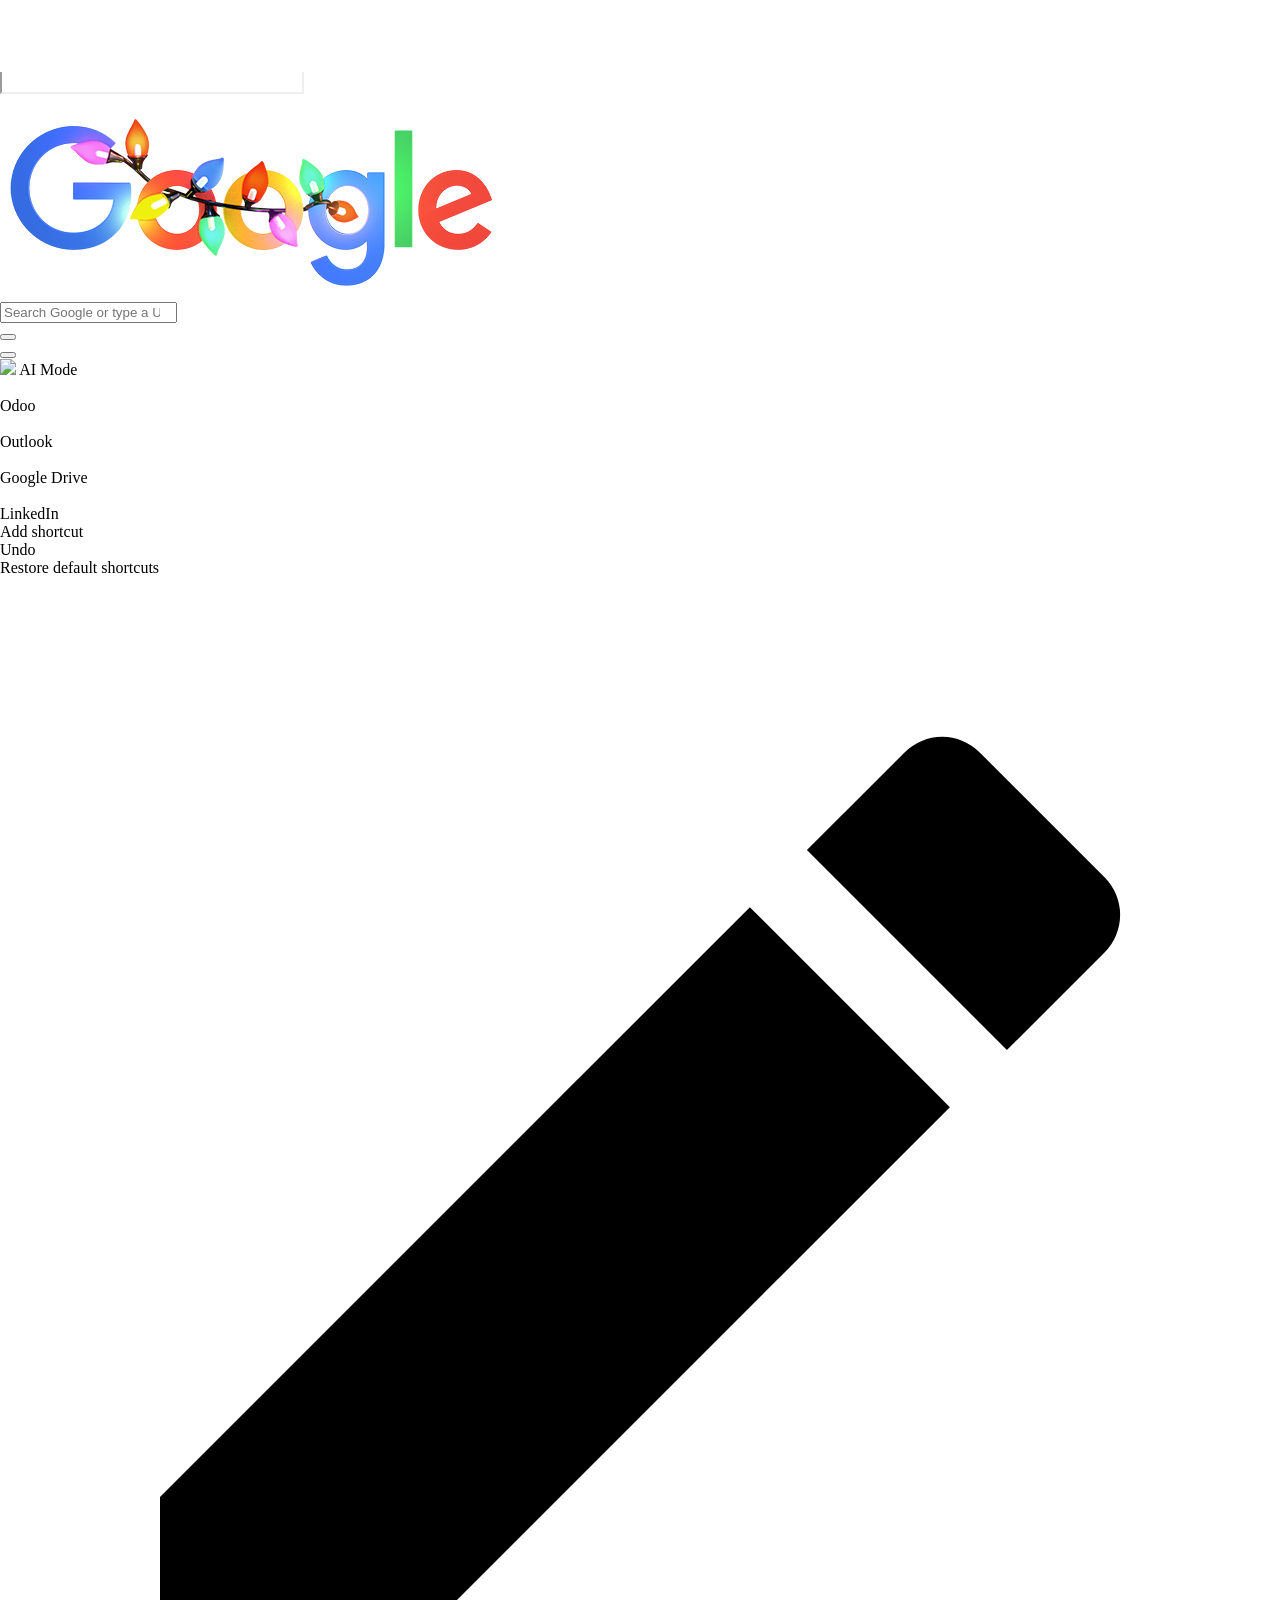
<file: assets/New Tab.html>
<!DOCTYPE html>
<!-- saved from url=(0022)chrome://new-tab-page/ -->
<html dir="ltr" lang="en" class="focus-outline-visible" lazy-loaded="true"><head><meta http-equiv="Content-Type" content="text/html; charset=UTF-8">
    
    <title>New Tab</title>
    <style>
      body {
        background: #FFFFFF;
        margin: 0;
      }

      #backgroundImage {
        border: none;
        height: 100%;
        pointer-events: none;
        position: fixed;
        top: 0;
        visibility: hidden;
        width: 100%;
      }

      [show-background-image] #backgroundImage {
        visibility: visible;
      }
    </style>
  <cr-iconset name="ntp"><template shadowrootmode="open"><!---->
<svg id="baseSvg" xmlns="http://www.w3.org/2000/svg" preserveAspectRatio="xMidYMid meet" focusable="false" style="pointer-events: none; display: block; width: 100%; height: 100%;" viewBox="0 0 24 24">
 </svg>
<slot></slot>
</template>
  <svg>
    <defs>
      <g id="pencil" width="24" height="24">
        <path d="M3 17.25V21h3.75L17.81 9.94l-3.75-3.75L3 17.25zM20.71 7.04a.996.996 0 0 0 0-1.41l-2.34-2.34a.996.996 0 0 0-1.41 0l-1.83 1.83 3.75 3.75 1.83-1.83z"></path><path d="M0 0h24v24H0z" fill="none"></path>
      </g>
      <clippath id="a"><path fill="#fff" d="M0 0h16v16H0z"></path></clippath>
      <g id="sparkle" clip-path="url(#a)" width="16" height="16" fill="none" viewBox="0 0 16 16">
        <path fill="#fff" d="M8 14.4a6.16 6.16 0 0 0-.5-2.483 6.286 6.286 0 0 0-1.383-2.034A6.287 6.287 0 0 0 4.083 8.5 6.16 6.16 0 0 0 1.6 8a6.16 6.16 0 0 0 2.483-.5A6.421 6.421 0 0 0 7.5 4.083c.333-.777.5-1.605.5-2.483 0 .878.167 1.706.5 2.483a6.623 6.623 0 0 0 1.367 2.05 6.624 6.624 0 0 0 2.05 1.367c.777.333 1.605.5 2.483.5-.878 0-1.706.167-2.483.5A6.421 6.421 0 0 0 8.5 11.917 6.16 6.16 0 0 0 8 14.4Z"></path>
      </g>
    </defs>
  </svg>
</cr-iconset><cr-iconset name="composebox"><template shadowrootmode="open"><!---->
<svg id="baseSvg" xmlns="http://www.w3.org/2000/svg" preserveAspectRatio="xMidYMid meet" focusable="false" style="pointer-events: none; display: block; width: 100%; height: 100%;" viewBox="0 0 24 24">
 </svg>
<slot></slot>
</template>
  <svg>
    <defs>
      <g id="imageUpload">
        <path d="M5 21C4.45 21 3.975 20.8083 3.575 20.425C3.19167 20.025 3 19.55 3 19V5C3 4.45 3.19167 3.98333 3.575 3.6C3.975 3.2 4.45 3 5 3H13C13 3.28333 13 3.59167 13 3.925C13 4.25833 13 4.61667 13 5H5V19H19V11C19.3833 11 19.7417 11 20.075 11C20.4083 11 20.7167 11 21 11V19C21 19.55 20.8 20.025 20.4 20.425C20.0167 20.8083 19.55 21 19 21H5ZM6 17H18L14.25 12L11.25 16L9 13L6 17ZM17 9V7H15V5H17V3H19V5H21V7H19V9H17Z" fill="currentColor"></path>
      </g>
      <g id="fileUpload">
        <path d="M18 15.75C18 17.4833 17.3917 18.9583 16.175 20.175C14.9583 21.3917 13.4833 22 11.75 22C10.0167 22 8.54167 21.3917 7.325 20.175C6.10833 18.9583 5.5 17.4833 5.5 15.75V6.5C5.5 5.25 5.93333 4.19167 6.8 3.325C7.68333 2.44167 8.75 2 10 2C11.25 2 12.3083 2.44167 13.175 3.325C14.0583 4.19167 14.5 5.25 14.5 6.5V15.25C14.5 16.0167 14.2333 16.6667 13.7 17.2C13.1667 17.7333 12.5167 18 11.75 18C10.9833 18 10.3333 17.7333 9.8 17.2C9.26667 16.6667 9 16.0167 9 15.25V6H11V15.25C11 15.4667 11.0667 15.65 11.2 15.8C11.35 15.9333 11.5333 16 11.75 16C11.9667 16 12.1417 15.9333 12.275 15.8C12.425 15.65 12.5 15.4667 12.5 15.25V6.5C12.4833 5.8 12.2333 5.20833 11.75 4.725C11.2833 4.24167 10.7 4 10 4C9.3 4 8.70833 4.24167 8.225 4.725C7.74167 5.20833 7.5 5.8 7.5 6.5V15.75C7.48333 16.9333 7.89167 17.9417 8.725 18.775C9.55833 19.5917 10.5667 20 11.75 20C12.9167 20 13.9083 19.5917 14.725 18.775C15.5417 17.9417 15.9667 16.9333 16 15.75V6H18V15.75Z" fill="currentColor"></path>
      </g>
      <g id="deepSearch" viewBox="0 0 16 16">
        <path d="M0.447222 6.99401C0.447222 6.08019 0.614385 5.22766 0.948711 4.43642C1.29418 3.64519 1.76781 2.95425 2.36959 2.36361C2.97138 1.76182 3.66789 1.29376 4.45913 0.959439C5.25036 0.613969 6.09732 0.441235 7 0.441235C8.40417 0.441235 9.64674 0.825709 10.7277 1.59466C11.8087 2.36361 12.5944 3.35544 13.0847 4.57015C13.1627 4.77075 13.1627 4.97134 13.0847 5.17194C13.0067 5.36139 12.8674 5.48955 12.6668 5.55641C12.4997 5.62328 12.3269 5.60656 12.1486 5.50626C11.9814 5.40597 11.8644 5.26666 11.7976 5.08836C11.5413 4.45314 11.1679 3.89036 10.6776 3.40001C10.1984 2.89853 9.6356 2.51405 8.98924 2.24659V2.61435C8.98924 2.94867 8.87222 3.23285 8.6382 3.46688C8.40417 3.68976 8.12556 3.8012 7.80238 3.8012H6.19762V4.60359C6.19762 4.82647 6.11961 5.01592 5.96359 5.17194C5.81872 5.31681 5.63484 5.38925 5.41195 5.38925H4.60957V6.99401H4.69316C4.89375 6.99401 5.06091 7.06088 5.19464 7.19461C5.32837 7.32834 5.39524 7.48993 5.39524 7.67938V8.56534H4.60957L1.95169 5.90745C1.91825 6.08576 1.89039 6.26407 1.86811 6.44238C1.84582 6.62068 1.83467 6.80456 1.83467 6.99401C1.83467 8.29788 2.25815 9.43459 3.10511 10.4041C3.96321 11.3737 5.01634 11.9365 6.26448 12.0925C6.44279 12.1371 6.58209 12.2318 6.68239 12.3767C6.78269 12.5104 6.82727 12.6664 6.81612 12.8447C6.79383 13.0342 6.70468 13.1957 6.54866 13.3295C6.39264 13.4521 6.21434 13.4911 6.01374 13.4465C4.44241 13.2236 3.12183 12.5048 2.05198 11.2901C0.982143 10.0754 0.447222 8.64335 0.447222 6.99401ZM12.1152 12.6775L10.5271 11.1062C10.3043 11.2399 10.0702 11.3458 9.82505 11.4238C9.59102 11.4907 9.34028 11.5241 9.07282 11.5241C8.27044 11.5241 7.59064 11.2455 7.03343 10.6883C6.47622 10.1311 6.19762 9.45688 6.19762 8.66564C6.19762 7.86326 6.47622 7.18346 7.03343 6.62625C7.59064 6.06905 8.27044 5.79044 9.07282 5.79044C9.86406 5.79044 10.5383 6.06905 11.0955 6.62625C11.6527 7.18346 11.9313 7.85769 11.9313 8.64892C11.9313 8.92753 11.8923 9.18942 11.8143 9.43459C11.7474 9.67976 11.6471 9.90822 11.5134 10.12L13.1014 11.708C13.2352 11.8529 13.302 12.0145 13.302 12.1928C13.302 12.3711 13.2352 12.5327 13.1014 12.6775C12.9566 12.8113 12.7894 12.8781 12.6 12.8781C12.4216 12.8781 12.2601 12.8113 12.1152 12.6775ZM9.0561 10.1367C9.46844 10.1367 9.81948 9.99737 10.1092 9.71876C10.399 9.42902 10.5438 9.07797 10.5438 8.66564C10.5438 8.2533 10.399 7.90226 10.1092 7.61251C9.83062 7.32277 9.48515 7.17789 9.07282 7.17789C8.66048 7.17789 8.30944 7.32277 8.01969 7.61251C7.72994 7.89112 7.58507 8.23659 7.58507 8.64892C7.58507 9.06126 7.72437 9.4123 8.00298 9.70205C8.29272 9.9918 8.64377 10.1367 9.0561 10.1367Z" fill="currentColor"></path>
      </g>
      <g id="createImage" viewBox="0 0 16 16">
        <path d="M8.72178 8.114C9.02267 8.114 9.30127 8.05828 9.55759 7.94684C9.82505 7.8354 10.0702 7.67938 10.2931 7.47878C10.438 7.33391 10.5661 7.16675 10.6776 6.9773C10.789 6.7767 10.8782 6.56496 10.945 6.34208C10.9785 6.23064 10.9506 6.13034 10.8615 6.04118C10.7834 5.95203 10.6887 5.92417 10.5773 5.9576C10.3544 5.99104 10.1427 6.06347 9.94206 6.17491C9.75261 6.27521 9.57988 6.40337 9.42386 6.55939C9.21212 6.75998 9.04496 6.99401 8.92237 7.26147C8.81093 7.51779 8.74406 7.80197 8.72178 8.114ZM8.68834 8.114C8.66606 7.80197 8.58805 7.51222 8.45432 7.24476C8.33173 6.9773 8.16457 6.74327 7.95283 6.54267C7.78567 6.38665 7.60179 6.26407 7.40119 6.17491C7.21174 6.07462 7.00557 6.00218 6.78269 5.9576C6.67125 5.92417 6.57095 5.95203 6.4818 6.04118C6.40379 6.13034 6.37593 6.23064 6.39821 6.34208C6.45394 6.56496 6.53752 6.7767 6.64896 6.9773C6.77154 7.16675 6.91642 7.33391 7.08358 7.47878C7.29532 7.67938 7.53492 7.8354 7.80238 7.94684C8.06984 8.05828 8.36516 8.114 8.68834 8.114ZM8.70506 6.02447C8.86108 6.02447 8.99481 5.96875 9.10625 5.85731C9.22884 5.74586 9.29013 5.60656 9.29013 5.4394V5.28895L9.40714 5.37253C9.54087 5.46169 9.68575 5.48955 9.84177 5.45612C10.0089 5.41154 10.1371 5.31124 10.2262 5.15522C10.3042 5.03264 10.321 4.89333 10.2764 4.73732C10.2318 4.5813 10.1427 4.45314 10.0089 4.35284L9.89192 4.26926L10.0256 4.18568C10.1594 4.09653 10.243 3.97951 10.2764 3.83464C10.321 3.67862 10.2987 3.52817 10.2095 3.3833C10.1315 3.23842 10.0145 3.1437 9.85848 3.09912C9.70246 3.05454 9.55759 3.07683 9.42386 3.16599L9.29013 3.24957V3.08241C9.29013 2.92639 9.22884 2.79266 9.10625 2.68122C8.99481 2.55863 8.85551 2.49734 8.68834 2.49734C8.53233 2.49734 8.3986 2.55863 8.28715 2.68122C8.17571 2.79266 8.11999 2.92639 8.11999 3.08241V3.24957L7.96954 3.16599C7.82467 3.07683 7.67422 3.05454 7.51821 3.09912C7.37333 3.1437 7.25632 3.23285 7.16716 3.36658C7.08915 3.51146 7.06687 3.6619 7.1003 3.81792C7.14487 3.97394 7.2396 4.09653 7.38448 4.18568L7.51821 4.26926L7.36776 4.33613C7.22288 4.41413 7.12816 4.53115 7.08358 4.68717C7.05015 4.84319 7.07801 4.99363 7.16716 5.13851C7.25632 5.29453 7.3789 5.39482 7.53492 5.4394C7.69094 5.47283 7.83581 5.44497 7.96954 5.35582L8.10327 5.27224V5.4394C8.10327 5.60656 8.159 5.74586 8.27044 5.85731C8.38188 5.96875 8.52675 6.02447 8.70506 6.02447ZM8.68834 4.85433C8.53233 4.85433 8.3986 4.79861 8.28715 4.68717C8.17571 4.57573 8.11999 4.43642 8.11999 4.26926C8.11999 4.11324 8.17571 3.97951 8.28715 3.86807C8.3986 3.74548 8.5379 3.68419 8.70506 3.68419C8.86108 3.68419 8.99481 3.74548 9.10625 3.86807C9.22884 3.97951 9.29013 4.11324 9.29013 4.26926C9.29013 4.43642 9.22884 4.57573 9.10625 4.68717C8.99481 4.79861 8.85551 4.85433 8.68834 4.85433ZM5.14449 10.2537C4.72102 10.2537 4.38112 10.1311 4.1248 9.88593C3.87963 9.62961 3.75704 9.28971 3.75704 8.86623V1.7451C3.75704 1.32162 3.87963 0.987299 4.1248 0.742127C4.38112 0.485811 4.72102 0.357653 5.14449 0.357653H12.2656C12.6891 0.357653 13.0234 0.485811 13.2686 0.742127C13.5249 0.987299 13.6531 1.32162 13.6531 1.7451V8.86623C13.6531 9.28971 13.5249 9.62961 13.2686 9.88593C13.0234 10.1311 12.6891 10.2537 12.2656 10.2537H5.14449ZM5.14449 8.86623H12.2656V1.7451H5.14449V8.86623ZM2.8878 13.6304C2.52004 13.6861 2.18014 13.5969 1.86811 13.3629C1.56721 13.1177 1.38891 12.8113 1.33318 12.4435L0.380357 5.37253C0.324636 4.98249 0.41379 4.63702 0.647818 4.33613C0.89299 4.02409 1.20503 3.84578 1.58393 3.8012L1.90154 3.76777C2.11328 3.75663 2.28601 3.81792 2.41974 3.95165C2.56462 4.08538 2.63705 4.25812 2.63705 4.46986C2.63705 4.64816 2.58133 4.80418 2.46989 4.93791C2.35845 5.07164 2.21357 5.14408 2.03527 5.15522L1.76781 5.18866L2.70392 12.2596L10.2931 11.2232C10.4937 11.2009 10.6664 11.2511 10.8113 11.3737C10.9673 11.4851 11.0565 11.6356 11.0788 11.825C11.1122 12.0145 11.0676 12.1872 10.945 12.3432C10.8336 12.4992 10.6832 12.5884 10.4937 12.6107L2.8878 13.6304Z" fill="currentColor"></path>
      </g>
      <g id="nanoBanana" viewBox="0 0 24 24">
        <path d="M2 22.4004H22V2.40039H2V22.4004Z" fill="url(#pattern0_1500_179774)"></path>
          <defs>
          <pattern id="pattern0_1500_179774" patternContentUnits="objectBoundingBox" width="1" height="1">
            <use xlink:href="#image0_1500_179774" transform="scale(0.00625)"></use>
          </pattern>
          <image id="image0_1500_179774" width="160" height="160" preserveAspectRatio="none" xlink:href="[data-uri]"></image>
        </defs>
      </g>
  </defs>
  </svg>
</cr-iconset><cr-iconset name="thumbnail" size="18"><template shadowrootmode="open"><!---->
<svg id="baseSvg" xmlns="http://www.w3.org/2000/svg" preserveAspectRatio="xMidYMid meet" focusable="false" style="pointer-events: none; display: block; width: 100%; height: 100%;" viewBox="0 0 18 18">
 </svg>
<slot></slot>
</template>
  <svg>
    <defs>
      <g id="pdf">
        <path d="M12.5 12H14V10H15.5V8.5H14V7.5H15.5V6H12.5V12ZM2.5 12H4V10H5.5C5.78333 10 6.01667 9.90833 6.2 9.725C6.4 9.525 6.5 9.28333 6.5 9V7C6.5 6.71667 6.4 6.48333 6.2 6.3C6.01667 6.1 5.78333 6 5.5 6H2.5V12ZM4 8.5V7.5H5V8.5H4ZM7.4 12H10.4C10.6833 12 10.9167 11.9083 11.1 11.725C11.3 11.525 11.4 11.2833 11.4 11V7C11.4 6.71667 11.3 6.48333 11.1 6.3C10.9167 6.1 10.6833 6 10.4 6H7.4V12ZM8.9 10.5V7.5H9.9V10.5H8.9ZM2 18C1.45 18 0.975 17.8083 0.575 17.425C0.191667 17.025 0 16.55 0 16V2C0 1.45 0.191667 0.983333 0.575 0.599999C0.975 0.199999 1.45 -1.43051e-06 2 -1.43051e-06H16C16.55 -1.43051e-06 17.0167 0.199999 17.4 0.599999C17.8 0.983333 18 1.45 18 2V16C18 16.55 17.8 17.025 17.4 17.425C17.0167 17.8083 16.55 18 16 18H2ZM2 16H16V2H2V16ZM2 2V16V2Z" fill="currentColor"></path>
      </g>
    </defs>
  </svg>
</cr-iconset><cr-iconset name="cr20" size="20"><template shadowrootmode="open"><!---->
<svg id="baseSvg" xmlns="http://www.w3.org/2000/svg" preserveAspectRatio="xMidYMid meet" focusable="false" style="pointer-events: none; display: block; width: 100%; height: 100%;" viewBox="0 0 20 20">
 </svg>
<slot></slot>
</template>
  <svg>
    <defs>
      <!--
      Keep these in sorted order by id="".
      -->
      <g id="block">
        <path fill-rule="evenodd" clip-rule="evenodd" d="M10 0C4.48 0 0 4.48 0 10C0 15.52 4.48 20 10 20C15.52 20 20 15.52 20 10C20 4.48 15.52 0 10 0ZM2 10C2 5.58 5.58 2 10 2C11.85 2 13.55 2.63 14.9 3.69L3.69 14.9C2.63 13.55 2 11.85 2 10ZM5.1 16.31C6.45 17.37 8.15 18 10 18C14.42 18 18 14.42 18 10C18 8.15 17.37 6.45 16.31 5.1L5.1 16.31Z">
        </path>
      </g>
      <g id="cloud-off">
        <path d="M16 18.125L13.875 16H5C3.88889 16 2.94444 15.6111 2.16667 14.8333C1.38889 14.0556 1 13.1111 1 12C1 10.9444 1.36111 10.0347 2.08333 9.27083C2.80556 8.50694 3.6875 8.09028 4.72917 8.02083C4.77083 7.86805 4.8125 7.72222 4.85417 7.58333C4.90972 7.44444 4.97222 7.30555 5.04167 7.16667L1.875 4L2.9375 2.9375L17.0625 17.0625L16 18.125ZM5 14.5H12.375L6.20833 8.33333C6.15278 8.51389 6.09722 8.70139 6.04167 8.89583C6 9.07639 5.95139 9.25694 5.89583 9.4375L4.83333 9.52083C4.16667 9.57639 3.61111 9.84028 3.16667 10.3125C2.72222 10.7708 2.5 11.3333 2.5 12C2.5 12.6944 2.74306 13.2847 3.22917 13.7708C3.71528 14.2569 4.30556 14.5 5 14.5ZM17.5 15.375L16.3958 14.2917C16.7153 14.125 16.9792 13.8819 17.1875 13.5625C17.3958 13.2431 17.5 12.8889 17.5 12.5C17.5 11.9444 17.3056 11.4722 16.9167 11.0833C16.5278 10.6944 16.0556 10.5 15.5 10.5H14.125L14 9.14583C13.9028 8.11806 13.4722 7.25694 12.7083 6.5625C11.9444 5.85417 11.0417 5.5 10 5.5C9.65278 5.5 9.31944 5.54167 9 5.625C8.69444 5.70833 8.39583 5.82639 8.10417 5.97917L7.02083 4.89583C7.46528 4.61806 7.93056 4.40278 8.41667 4.25C8.91667 4.08333 9.44444 4 10 4C11.4306 4 12.6736 4.48611 13.7292 5.45833C14.7847 6.41667 15.375 7.59722 15.5 9C16.4722 9 17.2986 9.34028 17.9792 10.0208C18.6597 10.7014 19 11.5278 19 12.5C19 13.0972 18.8611 13.6458 18.5833 14.1458C18.3194 14.6458 17.9583 15.0556 17.5 15.375Z">
        </path>
      </g>
      <g id="delete">
        <path d="M 5.832031 17.5 C 5.375 17.5 4.984375 17.335938 4.65625 17.011719 C 4.328125 16.683594 4.167969 16.292969 4.167969 15.832031 L 4.167969 5 L 3.332031 5 L 3.332031 3.332031 L 7.5 3.332031 L 7.5 2.5 L 12.5 2.5 L 12.5 3.332031 L 16.667969 3.332031 L 16.667969 5 L 15.832031 5 L 15.832031 15.832031 C 15.832031 16.292969 15.671875 16.683594 15.34375 17.011719 C 15.015625 17.335938 14.625 17.5 14.167969 17.5 Z M 14.167969 5 L 5.832031 5 L 5.832031 15.832031 L 14.167969 15.832031 Z M 7.5 14.167969 L 9.167969 14.167969 L 9.167969 6.667969 L 7.5 6.667969 Z M 10.832031 14.167969 L 12.5 14.167969 L 12.5 6.667969 L 10.832031 6.667969 Z M 5.832031 5 L 5.832031 15.832031 Z M 5.832031 5 ">
        </path>
      </g>
      <g id="domain" viewBox="0 -960 960 960">
        <path d="M96-144v-672h384v144h384v528H96Zm72-72h72v-72h-72v72Zm0-152h72v-72h-72v72Zm0-152h72v-72h-72v72Zm0-152h72v-72h-72v72Zm168 456h72v-72h-72v72Zm0-152h72v-72h-72v72Zm0-152h72v-72h-72v72Zm0-152h72v-72h-72v72Zm144 456h312v-384H480v80h72v72h-72v80h72v72h-72v80Zm168-232v-72h72v72h-72Zm0 152v-72h72v72h-72Z"></path>
      </g>
      <g id="kite">
        <path fill-rule="evenodd" clip-rule="evenodd" d="M4.6327 8.00094L10.3199 2L16 8.00094L10.1848 16.8673C10.0995 16.9873 10.0071 17.1074 9.90047 17.2199C9.42417 17.7225 8.79147 18 8.11611 18C7.44076 18 6.80806 17.7225 6.33175 17.2199C5.85545 16.7173 5.59242 16.0497 5.59242 15.3371C5.59242 14.977 5.46445 14.647 5.22275 14.3919C4.98104 14.1369 4.66825 14.0019 4.32701 14.0019H4V12.6667H4.32701C5.00237 12.6667 5.63507 12.9442 6.11137 13.4468C6.58768 13.9494 6.85071 14.617 6.85071 15.3296C6.85071 15.6896 6.97867 16.0197 7.22038 16.2747C7.46209 16.5298 7.77488 16.6648 8.11611 16.6648C8.45735 16.6648 8.77014 16.5223 9.01185 16.2747C9.02396 16.2601 9.03607 16.246 9.04808 16.2319C9.08541 16.1883 9.12176 16.1458 9.15403 16.0947L9.55213 15.4946L4.6327 8.00094ZM10.3199 13.9371L6.53802 8.17116L10.3199 4.1814L14.0963 8.17103L10.3199 13.9371Z">
        </path>
      </g>
      <g id="menu">
        <path d="M2 4h16v2H2zM2 9h16v2H2zM2 14h16v2H2z"></path>
      </g>
      <g id="password">
        <path d="M5.833 11.667c.458 0 .847-.16 1.167-.479.333-.333.5-.729.5-1.188s-.167-.847-.5-1.167a1.555 1.555 0 0 0-1.167-.5c-.458 0-.854.167-1.188.5A1.588 1.588 0 0 0 4.166 10c0 .458.16.854.479 1.188.333.319.729.479 1.188.479Zm0 3.333c-1.389 0-2.569-.486-3.542-1.458C1.319 12.569.833 11.389.833 10c0-1.389.486-2.569 1.458-3.542C3.264 5.486 4.444 5 5.833 5c.944 0 1.813.243 2.604.729a4.752 4.752 0 0 1 1.833 1.979h7.23c.458 0 .847.167 1.167.5.333.319.5.708.5 1.167v3.958c0 .458-.167.854-.5 1.188A1.588 1.588 0 0 1 17.5 15h-3.75a1.658 1.658 0 0 1-1.188-.479 1.658 1.658 0 0 1-.479-1.188v-1.042H10.27a4.59 4.59 0 0 1-1.813 2A5.1 5.1 0 0 1 5.833 15Zm3.292-4.375h4.625v2.708H15v-1.042a.592.592 0 0 1 .167-.438.623.623 0 0 1 .458-.188c.181 0 .327.063.438.188a.558.558 0 0 1 .188.438v1.042H17.5V9.375H9.125a3.312 3.312 0 0 0-1.167-1.938 3.203 3.203 0 0 0-2.125-.77 3.21 3.21 0 0 0-2.354.979C2.827 8.298 2.5 9.083 2.5 10s.327 1.702.979 2.354a3.21 3.21 0 0 0 2.354.979c.806 0 1.514-.25 2.125-.75.611-.514 1-1.167 1.167-1.958Z"></path>
      </g>
      
  </defs></svg>
</cr-iconset><cr-iconset name="cr" size="24"><template shadowrootmode="open"><!---->
<svg id="baseSvg" xmlns="http://www.w3.org/2000/svg" preserveAspectRatio="xMidYMid meet" focusable="false" style="pointer-events: none; display: block; width: 100%; height: 100%;" viewBox="0 0 24 24">
 </svg>
<slot></slot>
</template>
  <svg>
    <defs>
      <!--
      These icons are copied from Polymer's iron-icons and kept in sorted order.
      -->
      <g id="add">
        <path d="M19 13h-6v6h-2v-6H5v-2h6V5h2v6h6v2z"></path>
      </g>
      <g id="arrow-back">
        <path d="m7.824 13 5.602 5.602L12 20l-8-8 8-8 1.426 1.398L7.824 11H20v2Zm0 0">
        </path>
      </g>
      <g id="arrow-drop-up">
        <path d="M7 14l5-5 5 5z"></path>
      </g>
      <g id="arrow-drop-down">
        <path d="M7 10l5 5 5-5z"></path>
      </g>
      <g id="arrow-forward">
        <path d="M12 4l-1.41 1.41L16.17 11H4v2h12.17l-5.58 5.59L12 20l8-8z">
        </path>
      </g>
      <g id="arrow-right">
        <path d="M10 7l5 5-5 5z"></path>
      </g>
      <g id="cancel">
        <path d="M12 2C6.47 2 2 6.47 2 12s4.47 10 10 10 10-4.47 10-10S17.53 2 12 2zm5 13.59L15.59 17 12 13.41 8.41 17 7 15.59 10.59 12 7 8.41 8.41 7 12 10.59 15.59 7 17 8.41 13.41 12 17 15.59z">
        </path>
      </g>
      <g id="check">
        <path d="M9 16.17L4.83 12l-1.42 1.41L9 19 21 7l-1.41-1.41z"></path>
      </g>
      <g id="check-circle" viewBox="0 -960 960 960">
        <path d="m424-296 282-282-56-56-226 226-114-114-56 56 170 170Zm56 216q-83 0-156-31.5T197-197q-54-54-85.5-127T80-480q0-83 31.5-156T197-763q54-54 127-85.5T480-880q83 0 156 31.5T763-763q54 54 85.5 127T880-480q0 83-31.5 156T763-197q-54 54-127 85.5T480-80Zm0-80q134 0 227-93t93-227q0-134-93-227t-227-93q-134 0-227 93t-93 227q0 134 93 227t227 93Zm0-320Z"></path>
      </g>
      <g id="chevron-left">
        <path d="M15.41 7.41L14 6l-6 6 6 6 1.41-1.41L10.83 12z"></path>
      </g>
      <g id="chevron-right">
        <path d="M10 6L8.59 7.41 13.17 12l-4.58 4.59L10 18l6-6z"></path>
      </g>
      <g id="clear">
        <path d="M19 6.41L17.59 5 12 10.59 6.41 5 5 6.41 10.59 12 5 17.59 6.41 19 12 13.41 17.59 19 19 17.59 13.41 12z">
        </path>
      </g>
      <g id="chrome-product" viewBox="0 -960 960 960">
        <path d="M336-479q0 60 42 102t102 42q60 0 102-42t42-102q0-60-42-102t-102-42q-60 0-102 42t-42 102Zm144 216q11 0 22.5-.5T525-267L427-99q-144-16-237.5-125T96-479q0-43 9.5-84.5T134-645l160 274q28 51 78 79.5T480-263Zm0-432q-71 0-126.5 42T276-545l-98-170q53-71 132.5-109.5T480-863q95 0 179 45t138 123H480Zm356 72q15 35 21.5 71t6.5 73q0 155-100 260.5T509-96l157-275q14-25 22-52t8-56q0-40-15-77t-41-67h196Z">
        </path>
      </g>
      <g id="close">
        <path d="M19 6.41L17.59 5 12 10.59 6.41 5 5 6.41 10.59 12 5 17.59 6.41 19 12 13.41 17.59 19 19 17.59 13.41 12z">
        </path>
      </g>
      <g id="computer">
        <path d="M20 18c1.1 0 1.99-.9 1.99-2L22 6c0-1.1-.9-2-2-2H4c-1.1 0-2 .9-2 2v10c0 1.1.9 2 2 2H0v2h24v-2h-4zM4 6h16v10H4V6z">
        </path>
      </g>
      <g id="create">
        <path d="M3 17.25V21h3.75L17.81 9.94l-3.75-3.75L3 17.25zM20.71 7.04c.39-.39.39-1.02 0-1.41l-2.34-2.34c-.39-.39-1.02-.39-1.41 0l-1.83 1.83 3.75 3.75 1.83-1.83z">
        </path>
      </g>
      <g id="delete" viewBox="0 -960 960 960">
        <path d="M309.37-135.87q-34.48 0-58.74-24.26-24.26-24.26-24.26-58.74v-474.5h-53.5v-83H378.5v-53.5h202.52v53.5h206.11v83h-53.5v474.07q0 35.21-24.26 59.32t-58.74 24.11H309.37Zm341.26-557.5H309.37v474.5h341.26v-474.5ZM379.7-288.24h77.5v-336h-77.5v336Zm123.1 0h77.5v-336h-77.5v336ZM309.37-693.37v474.5-474.5Z">
        </path>
      </g>
      <g id="domain">
        <path d="M12 7V3H2v18h20V7H12zM6 19H4v-2h2v2zm0-4H4v-2h2v2zm0-4H4V9h2v2zm0-4H4V5h2v2zm4 12H8v-2h2v2zm0-4H8v-2h2v2zm0-4H8V9h2v2zm0-4H8V5h2v2zm10 12h-8v-2h2v-2h-2v-2h2v-2h-2V9h8v10zm-2-8h-2v2h2v-2zm0 4h-2v2h2v-2z">
        </path>
      </g>
      <!-- source: https://fonts.google.com/icons?selected=Material+Symbols+Outlined:family_link:FILL@0;wght@0;GRAD@0;opsz@24&icon.size=24&icon.color=%23e8eaed -->
      <g id="kite" viewBox="0 -960 960 960">
        <path d="M390-40q-51 0-90.5-30.5T246-149q-6-23-25-37t-43-14q-16 0-30 6.5T124-175l-61-51q21-26 51.5-40t63.5-14q51 0 91 30t54 79q6 23 25 37t42 14q19 0 34-10t26-25l1-2-276-381q-8-11-11.5-23t-3.5-24q0-16 6-30.5t18-26.5l260-255q11-11 26-17t30-6q15 0 30 6t26 17l260 255q12 12 18 26.5t6 30.5q0 12-3.5 24T825-538L500-88q-18 25-48 36.5T390-40Zm110-185 260-360-260-255-259 256 259 359Zm1-308Z"></path>
        
      </g>
      <g id="error">
        <path d="M12 2C6.48 2 2 6.48 2 12s4.48 10 10 10 10-4.48 10-10S17.52 2 12 2zm1 15h-2v-2h2v2zm0-4h-2V7h2v6z">
        </path>
      </g>
      <g id="error-outline">
        <path d="M11 15h2v2h-2zm0-8h2v6h-2zm.99-5C6.47 2 2 6.48 2 12s4.47 10 9.99 10C17.52 22 22 17.52 22 12S17.52 2 11.99 2zM12 20c-4.42 0-8-3.58-8-8s3.58-8 8-8 8 3.58 8 8-3.58 8-8 8z">
        </path>
      </g>
      <g id="expand-less">
        <path d="M12 8l-6 6 1.41 1.41L12 10.83l4.59 4.58L18 14z"></path>
      </g>
      <g id="expand-more">
        <path d="M16.59 8.59L12 13.17 7.41 8.59 6 10l6 6 6-6z"></path>
      </g>
      <g id="extension">
        <path d="M20.5 11H19V7c0-1.1-.9-2-2-2h-4V3.5C13 2.12 11.88 1 10.5 1S8 2.12 8 3.5V5H4c-1.1 0-1.99.9-1.99 2v3.8H3.5c1.49 0 2.7 1.21 2.7 2.7s-1.21 2.7-2.7 2.7H2V20c0 1.1.9 2 2 2h3.8v-1.5c0-1.49 1.21-2.7 2.7-2.7 1.49 0 2.7 1.21 2.7 2.7V22H17c1.1 0 2-.9 2-2v-4h1.5c1.38 0 2.5-1.12 2.5-2.5S21.88 11 20.5 11z">
        </path>
      </g>
      <g id="file-download" viewBox="0 -960 960 960">
        <path d="M480-336 288-528l51-51 105 105v-342h72v342l105-105 51 51-192 192ZM263.72-192Q234-192 213-213.15T192-264v-72h72v72h432v-72h72v72q0 29.7-21.16 50.85Q725.68-192 695.96-192H263.72Z"></path>
      </g>
      <g id="fullscreen">
        <path d="M7 14H5v5h5v-2H7v-3zm-2-4h2V7h3V5H5v5zm12 7h-3v2h5v-5h-2v3zM14 5v2h3v3h2V5h-5z">
        </path>
      </g>
      <g id="group">
        <path d="M16 11c1.66 0 2.99-1.34 2.99-3S17.66 5 16 5c-1.66 0-3 1.34-3 3s1.34 3 3 3zm-8 0c1.66 0 2.99-1.34 2.99-3S9.66 5 8 5C6.34 5 5 6.34 5 8s1.34 3 3 3zm0 2c-2.33 0-7 1.17-7 3.5V19h14v-2.5c0-2.33-4.67-3.5-7-3.5zm8 0c-.29 0-.62.02-.97.05 1.16.84 1.97 1.97 1.97 3.45V19h6v-2.5c0-2.33-4.67-3.5-7-3.5z">
        </path>
      </g>
      <g id="help-outline">
        <path d="M11 18h2v-2h-2v2zm1-16C6.48 2 2 6.48 2 12s4.48 10 10 10 10-4.48 10-10S17.52 2 12 2zm0 18c-4.41 0-8-3.59-8-8s3.59-8 8-8 8 3.59 8 8-3.59 8-8 8zm0-14c-2.21 0-4 1.79-4 4h2c0-1.1.9-2 2-2s2 .9 2 2c0 2-3 1.75-3 5h2c0-2.25 3-2.5 3-5 0-2.21-1.79-4-4-4z">
        </path>
      </g>
      <g id="history">
        <path d="M12.945312 22.75 C 10.320312 22.75 8.074219 21.839844 6.207031 20.019531 C 4.335938 18.199219 3.359375 15.972656 3.269531 13.34375 L 5.089844 13.34375 C 5.175781 15.472656 5.972656 17.273438 7.480469 18.742188 C 8.988281 20.210938 10.808594 20.945312 12.945312 20.945312 C 15.179688 20.945312 17.070312 20.164062 18.621094 18.601562 C 20.167969 17.039062 20.945312 15.144531 20.945312 12.910156 C 20.945312 10.714844 20.164062 8.855469 18.601562 7.335938 C 17.039062 5.816406 15.15625 5.054688 12.945312 5.054688 C 11.710938 5.054688 10.554688 5.339844 9.480469 5.902344 C 8.402344 6.46875 7.476562 7.226562 6.699219 8.179688 L 9.585938 8.179688 L 9.585938 9.984375 L 3.648438 9.984375 L 3.648438 4.0625 L 5.453125 4.0625 L 5.453125 6.824219 C 6.386719 5.707031 7.503906 4.828125 8.804688 4.199219 C 10.109375 3.566406 11.488281 3.25 12.945312 3.25 C 14.300781 3.25 15.570312 3.503906 16.761719 4.011719 C 17.949219 4.519531 18.988281 5.214844 19.875 6.089844 C 20.761719 6.964844 21.464844 7.992188 21.976562 9.167969 C 22.492188 10.34375 22.75 11.609375 22.75 12.964844 C 22.75 14.316406 22.492188 15.589844 21.976562 16.777344 C 21.464844 17.964844 20.761719 19.003906 19.875 19.882812 C 18.988281 20.765625 17.949219 21.464844 16.761719 21.976562 C 15.570312 22.492188 14.300781 22.75 12.945312 22.75 Z M 16.269531 17.460938 L 12.117188 13.34375 L 12.117188 7.527344 L 13.921875 7.527344 L 13.921875 12.601562 L 17.550781 16.179688 Z M 16.269531 17.460938">
        </path>
      </g>
      <g id="info">
        <path d="M12 2C6.48 2 2 6.48 2 12s4.48 10 10 10 10-4.48 10-10S17.52 2 12 2zm1 15h-2v-6h2v6zm0-8h-2V7h2v2z">
        </path>
      </g>
      <g id="info-outline">
        <path d="M11 17h2v-6h-2v6zm1-15C6.48 2 2 6.48 2 12s4.48 10 10 10 10-4.48 10-10S17.52 2 12 2zm0 18c-4.41 0-8-3.59-8-8s3.59-8 8-8 8 3.59 8 8-3.59 8-8 8zM11 9h2V7h-2v2z">
        </path>
      </g>
      <g id="insert-drive-file">
        <path d="M6 2c-1.1 0-1.99.9-1.99 2L4 20c0 1.1.89 2 1.99 2H18c1.1 0 2-.9 2-2V8l-6-6H6zm7 7V3.5L18.5 9H13z">
        </path>
      </g>
      <g id="location-on">
        <path d="M12 2C8.13 2 5 5.13 5 9c0 5.25 7 13 7 13s7-7.75 7-13c0-3.87-3.13-7-7-7zm0 9.5c-1.38 0-2.5-1.12-2.5-2.5s1.12-2.5 2.5-2.5 2.5 1.12 2.5 2.5-1.12 2.5-2.5 2.5z">
        </path>
      </g>
      <g id="mic">
        <path d="M12 14c1.66 0 2.99-1.34 2.99-3L15 5c0-1.66-1.34-3-3-3S9 3.34 9 5v6c0 1.66 1.34 3 3 3zm5.3-3c0 3-2.54 5.1-5.3 5.1S6.7 14 6.7 11H5c0 3.41 2.72 6.23 6 6.72V21h2v-3.28c3.28-.48 6-3.3 6-6.72h-1.7z">
        </path>
      </g>
      <g id="more-vert">
        <path d="M12 8c1.1 0 2-.9 2-2s-.9-2-2-2-2 .9-2 2 .9 2 2 2zm0 2c-1.1 0-2 .9-2 2s.9 2 2 2 2-.9 2-2-.9-2-2-2zm0 6c-1.1 0-2 .9-2 2s.9 2 2 2 2-.9 2-2-.9-2-2-2z">
        </path>
      </g>
      <g id="open-in-new" viewBox="0 -960 960 960">
        <path d="M216-144q-29.7 0-50.85-21.15Q144-186.3 144-216v-528q0-29.7 21.15-50.85Q186.3-816 216-816h264v72H216v528h528v-264h72v264q0 29.7-21.15 50.85Q773.7-144 744-144H216Zm171-192-51-51 357-357H576v-72h240v240h-72v-117L387-336Z">
        </path>
      </g>
      <g id="person">
        <path d="M12 12c2.21 0 4-1.79 4-4s-1.79-4-4-4-4 1.79-4 4 1.79 4 4 4zm0 2c-2.67 0-8 1.34-8 4v2h16v-2c0-2.66-5.33-4-8-4z">
        </path>
      </g>
      <g id="phonelink">
        <path d="M4 6h18V4H4c-1.1 0-2 .9-2 2v11H0v3h14v-3H4V6zm19 2h-6c-.55 0-1 .45-1 1v10c0 .55.45 1 1 1h6c.55 0 1-.45 1-1V9c0-.55-.45-1-1-1zm-1 9h-4v-7h4v7z">
        </path>
      </g>
      <g id="print">
        <path d="M19 8H5c-1.66 0-3 1.34-3 3v6h4v4h12v-4h4v-6c0-1.66-1.34-3-3-3zm-3 11H8v-5h8v5zm3-7c-.55 0-1-.45-1-1s.45-1 1-1 1 .45 1 1-.45 1-1 1zm-1-9H6v4h12V3z">
        </path>
      </g>
      <g id="schedule">
        <path d="M11.99 2C6.47 2 2 6.48 2 12s4.47 10 9.99 10C17.52 22 22 17.52 22 12S17.52 2 11.99 2zM12 20c-4.42 0-8-3.58-8-8s3.58-8 8-8 8 3.58 8 8-3.58 8-8 8zm.5-13H11v6l5.25 3.15.75-1.23-4.5-2.67z">
        </path>
      </g>
      <g id="search">
        <path d="M15.5 14h-.79l-.28-.27C15.41 12.59 16 11.11 16 9.5 16 5.91 13.09 3 9.5 3S3 5.91 3 9.5 5.91 16 9.5 16c1.61 0 3.09-.59 4.23-1.57l.27.28v.79l5 4.99L20.49 19l-4.99-5zm-6 0C7.01 14 5 11.99 5 9.5S7.01 5 9.5 5 14 7.01 14 9.5 11.99 14 9.5 14z">
        </path>
      </g>
      <g id="security">
        <path d="M12 1L3 5v6c0 5.55 3.84 10.74 9 12 5.16-1.26 9-6.45 9-12V5l-9-4zm0 10.99h7c-.53 4.12-3.28 7.79-7 8.94V12H5V6.3l7-3.11v8.8z">
        </path>
      </g>
      <!-- The <g> IDs are exposed as global variables in Vulcanized mode, which
        conflicts with the "settings" namespace of MD Settings. Using an "_icon"
        suffix prevents the naming conflict. -->
      <g id="settings_icon">
        <path d="M19.43 12.98c.04-.32.07-.64.07-.98s-.03-.66-.07-.98l2.11-1.65c.19-.15.24-.42.12-.64l-2-3.46c-.12-.22-.39-.3-.61-.22l-2.49 1c-.52-.4-1.08-.73-1.69-.98l-.38-2.65C14.46 2.18 14.25 2 14 2h-4c-.25 0-.46.18-.49.42l-.38 2.65c-.61.25-1.17.59-1.69.98l-2.49-1c-.23-.09-.49 0-.61.22l-2 3.46c-.13.22-.07.49.12.64l2.11 1.65c-.04.32-.07.65-.07.98s.03.66.07.98l-2.11 1.65c-.19.15-.24.42-.12.64l2 3.46c.12.22.39.3.61.22l2.49-1c.52.4 1.08.73 1.69.98l.38 2.65c.03.24.24.42.49.42h4c.25 0 .46-.18.49-.42l.38-2.65c.61-.25 1.17-.59 1.69-.98l2.49 1c.23.09.49 0 .61-.22l2-3.46c.12-.22.07-.49-.12-.64l-2.11-1.65zM12 15.5c-1.93 0-3.5-1.57-3.5-3.5s1.57-3.5 3.5-3.5 3.5 1.57 3.5 3.5-1.57 3.5-3.5 3.5z">
        </path>
      </g>
      <g id="star">
        <path d="M12 17.27L18.18 21l-1.64-7.03L22 9.24l-7.19-.61L12 2 9.19 8.63 2 9.24l5.46 4.73L5.82 21z">
        </path>
      </g>
      <g id="sync" viewBox="0 -960 960 960">
        <path d="M216-192v-72h74q-45-40-71.5-95.5T192-480q0-101 61-177.5T408-758v75q-63 23-103.5 77.5T264-480q0 48 19.5 89t52.5 70v-63h72v192H216Zm336-10v-75q63-23 103.5-77.5T696-480q0-48-19.5-89T624-639v63h-72v-192h192v72h-74q45 40 71.5 95.5T768-480q0 101-61 177.5T552-202Z">
        </path>
      </g>
      <g id="thumbs-down">
        <path d="M6 3h11v13l-7 7-1.25-1.25a1.454 1.454 0 0 1-.3-.475c-.067-.2-.1-.392-.1-.575v-.35L9.45 16H3c-.533 0-1-.2-1.4-.6-.4-.4-.6-.867-.6-1.4v-2c0-.117.017-.242.05-.375s.067-.258.1-.375l3-7.05c.15-.333.4-.617.75-.85C5.25 3.117 5.617 3 6 3Zm9 2H6l-3 7v2h9l-1.35 5.5L15 15.15V5Zm0 10.15V5v10.15Zm2 .85v-2h3V5h-3V3h5v13h-5Z">
        </path>
      </g>
      <g id="thumbs-down-filled">
        <path d="M6 3h10v13l-7 7-1.25-1.25a1.336 1.336 0 0 1-.29-.477 1.66 1.66 0 0 1-.108-.574v-.347L8.449 16H3c-.535 0-1-.2-1.398-.602C1.199 15 1 14.535 1 14v-2c0-.117.012-.242.04-.375.022-.133.062-.258.108-.375l3-7.05c.153-.333.403-.618.75-.848A1.957 1.957 0 0 1 6 3Zm12 13V3h4v13Zm0 0">
        </path>
      </g>
      <g id="thumbs-up">
        <path d="M18 21H7V8l7-7 1.25 1.25c.117.117.208.275.275.475.083.2.125.392.125.575v.35L14.55 8H21c.533 0 1 .2 1.4.6.4.4.6.867.6 1.4v2c0 .117-.017.242-.05.375s-.067.258-.1.375l-3 7.05c-.15.333-.4.617-.75.85-.35.233-.717.35-1.1.35Zm-9-2h9l3-7v-2h-9l1.35-5.5L9 8.85V19ZM9 8.85V19 8.85ZM7 8v2H4v9h3v2H2V8h5Z">
        </path>
      </g>
      <g id="thumbs-up-filled">
        <path d="M18 21H8V8l7-7 1.25 1.25c.117.117.21.273.29.477.073.199.108.39.108.574v.347L15.551 8H21c.535 0 1 .2 1.398.602C22.801 9 23 9.465 23 10v2c0 .117-.012.242-.04.375a1.897 1.897 0 0 1-.108.375l-3 7.05a2.037 2.037 0 0 1-.75.848A1.957 1.957 0 0 1 18 21ZM6 8v13H2V8Zm0 0">
      </path></g>
      <g id="videocam" viewBox="0 -960 960 960">
        <path d="M216-192q-29 0-50.5-21.5T144-264v-432q0-29.7 21.5-50.85Q187-768 216-768h432q29.7 0 50.85 21.15Q720-725.7 720-696v168l144-144v384L720-432v168q0 29-21.15 50.5T648-192H216Zm0-72h432v-432H216v432Zm0 0v-432 432Z">
        </path>
      </g>
      <g id="warning">
        <path d="M1 21h22L12 2 1 21zm12-3h-2v-2h2v2zm0-4h-2v-4h2v4z"></path>
      </g>
    </defs>
  </svg>
</cr-iconset><cr-iconset name="iph" size="24"><template shadowrootmode="open"><!---->
<svg id="baseSvg" xmlns="http://www.w3.org/2000/svg" preserveAspectRatio="xMidYMid meet" focusable="false" style="pointer-events: none; display: block; width: 100%; height: 100%;" viewBox="0 0 24 24">
 </svg>
<slot></slot>
</template>
  <svg>
    <defs>
      <!--
      These icons are copied from Material UI and optimized through SVGOMG
      See http://goo.gl/Y1OdAq for instructions on adding additional icons.
      -->
      <g id="celebration">
        <path fill="none" d="M0 0h20v20H0z"></path>
        <path fill-rule="evenodd" d="m2 22 14-5-9-9-5 14Zm10.35-5.82L5.3 18.7l2.52-7.05 4.53 4.53ZM14.53 12.53l5.59-5.59a1.25 1.25 0 0 1 1.77 0l.59.59 1.06-1.06-.59-.59a2.758 2.758 0 0 0-3.89 0l-5.59 5.59 1.06 1.06ZM10.06 6.88l-.59.59 1.06 1.06.59-.59a2.758 2.758 0 0 0 0-3.89l-.59-.59-1.06 1.07.59.59c.48.48.48 1.28 0 1.76ZM17.06 11.88l-1.59 1.59 1.06 1.06 1.59-1.59a1.25 1.25 0 0 1 1.77 0l1.61 1.61 1.06-1.06-1.61-1.61a2.758 2.758 0 0 0-3.89 0ZM15.06 5.88l-3.59 3.59 1.06 1.06 3.59-3.59a2.758 2.758 0 0 0 0-3.89l-1.59-1.59-1.06 1.06 1.59 1.59c.48.49.48 1.29 0 1.77Z">
        </path>
      </g>
      <g id="lightbulb_outline">
        <path fill="none" d="M0 0h24v24H0z"></path>
        <path d="M9 21c0 .55.45 1 1 1h4c.55 0 1-.45 1-1v-1H9v1zm3-19C8.14 2 5 5.14 5 9c0 2.38 1.19 4.47 3 5.74V17c0 .55.45 1 1 1h6c.55 0 1-.45 1-1v-2.26c1.81-1.27 3-3.36 3-5.74 0-3.86-3.14-7-7-7zm2 11.7V16h-4v-2.3C8.48 12.63 7 11.53 7 9c0-2.76 2.24-5 5-5s5 2.24 5 5c0 2.49-1.51 3.65-3 4.7z">
        </path>
      </g>
      <g id="lightbulb_outline_chrome_refresh" width="20" height="20" viewBox="0 -960 960 960">
        <path d="M479.779-81.413q-30.975 0-52.812-22.704-21.837-22.704-21.837-55.035h149.74q0 32.631-22.058 55.185-22.058 22.554-53.033 22.554ZM333.848-209.065v-75.587h292.304v75.587H333.848Zm-15-125.5Q254.696-374 219.282-440.533q-35.413-66.532-35.413-142.163 0-123.288 86.364-209.59 86.363-86.301 209.739-86.301t209.767 86.301q86.392 86.302 86.392 209.59 0 75.87-35.413 142.283Q705.304-374 641.152-334.565H318.848Zm26.348-83h269.608q37.283-30.522 57.805-73.566 20.521-43.043 20.521-91.512 0-89.424-61.812-151.184-61.813-61.76-151.087-61.76-89.274 0-151.318 61.76-62.043 61.76-62.043 151.184 0 48.469 20.521 91.512 20.522 43.044 57.805 73.566Zm134.804 0Z">
        </path>
      </g>
    </defs>
  </svg>
</cr-iconset><cr-iconset name="ntp-promo" size="20"><template shadowrootmode="open"><!---->
<svg id="baseSvg" xmlns="http://www.w3.org/2000/svg" preserveAspectRatio="xMidYMid meet" focusable="false" style="pointer-events: none; display: block; width: 100%; height: 100%;" viewBox="0 0 20 20">
 </svg>
<slot></slot>
</template>
  <svg>
    <defs>
      <g id="account_circle" viewBox="0 -960 960 960"><path d="M234-276q51-39 114-61.5T480-360q69 0 132 22.5T726-276q35-41 54.5-93T800-480q0-133-93.5-226.5T480-800q-133 0-226.5 93.5T160-480q0 59 19.5 111t54.5 93Zm246-164q-59 0-99.5-40.5T340-580q0-59 40.5-99.5T480-720q59 0 99.5 40.5T620-580q0 59-40.5 99.5T480-440Zm0 360q-83 0-156-31.5T197-197q-54-54-85.5-127T80-480q0-83 31.5-156T197-763q54-54 127-85.5T480-880q83 0 156 31.5T763-763q54 54 85.5 127T880-480q0 83-31.5 156T763-197q-54 54-127 85.5T480-80Zm0-80q53 0 100-15.5t86-44.5q-39-29-86-44.5T480-280q-53 0-100 15.5T294-220q39 29 86 44.5T480-160Zm0-360q26 0 43-17t17-43q0-26-17-43t-43-17q-26 0-43 17t-17 43q0 26 17 43t43 17Zm0-60Zm0 360Z"></path></g>
      <g id="my_extensions" viewBox="0 -960 960 960"><path d="M216-135.869q-33.287 0-56.709-23.422-23.422-23.422-23.422-56.709v-172.304q37.609-2 63.218-28.424 25.608-26.424 25.608-63.272t-25.608-63.272q-25.609-26.424-63.218-28.424V-744q0-33.287 23.422-56.709 23.422-23.422 56.709-23.422h161.065q2.631-40.956 31.96-69.315 29.329-28.359 70.75-28.359t70.975 28.199q29.554 28.199 32.185 69.475H744q33.287 0 56.709 23.422 23.422 23.422 23.422 56.709v161.065q40.956 2.631 69.315 31.96 28.359 29.329 28.359 70.75t-28.199 70.975q-28.199 29.554-69.475 32.185V-216q0 33.287-23.422 56.709-23.422 23.422-56.709 23.422H216Zm2.87-83.001h522.26v-522.26H218.87v108.652q42.13 22.63 65.597 63.772 23.468 41.141 23.468 88.706 0 49.01-23.468 90.168Q261-348.674 218.87-327.283v108.413ZM480-480Z"></path></g>
      <g id="palette" viewBox="0 -960 960 960"><path d="M480-80q-82 0-155-31.5t-127.5-86Q143-252 111.5-325T80-480q0-83 32.5-156t88-127Q256-817 330-848.5T488-880q80 0 151 27.5t124.5 76q53.5 48.5 85 115T880-518q0 115-70 176.5T640-280h-74q-9 0-12.5 5t-3.5 11q0 12 15 34.5t15 51.5q0 50-27.5 74T480-80Zm0-400Zm-220 40q26 0 43-17t17-43q0-26-17-43t-43-17q-26 0-43 17t-17 43q0 26 17 43t43 17Zm120-160q26 0 43-17t17-43q0-26-17-43t-43-17q-26 0-43 17t-17 43q0 26 17 43t43 17Zm200 0q26 0 43-17t17-43q0-26-17-43t-43-17q-26 0-43 17t-17 43q0 26 17 43t43 17Zm120 160q26 0 43-17t17-43q0-26-17-43t-43-17q-26 0-43 17t-17 43q0 26 17 43t43 17ZM480-160q9 0 14.5-5t5.5-13q0-14-15-33t-15-57q0-42 29-67t71-25h70q66 0 113-38.5T800-518q0-121-92.5-201.5T488-800q-136 0-232 93t-96 227q0 133 93.5 226.5T480-160Z"></path></g>
    </defs>
  </svg>
</cr-iconset><cr-iconset name="modules" size="20"><template shadowrootmode="open"><!---->
<svg id="baseSvg" xmlns="http://www.w3.org/2000/svg" preserveAspectRatio="xMidYMid meet" focusable="false" style="pointer-events: none; display: block; width: 100%; height: 100%;" viewBox="0 0 20 20">
 </svg>
<slot></slot>
</template>
  <svg>
    <defs>
      <g id="block" viewBox="0 -960 960 960">
        <path d="M480-87.87q-80.674 0-152.109-30.717T202.761-203q-53.696-53.696-84.294-125.25T87.869-480.478q0-81.674 30.598-152.489 30.598-70.816 84.294-124.392 53.695-53.576 125.13-84.174Q399.326-872.131 480-872.131q81.674 0 152.609 30.598t124.63 84.174q53.696 53.576 84.294 124.392 30.598 70.815 30.598 152.489 0 80.674-30.598 152.228T757.239-203q-53.695 53.696-124.63 84.413Q561.674-87.869 480-87.869Zm0-83q53.087 0 100.652-16.804t86.13-47.609L234.804-667.022q-30.326 39.044-47.13 86.37-16.804 47.326-16.804 100.174 0 128.804 90.282 219.206Q351.435-170.87 480-170.87Zm245.435-123.065q30.087-39.043 46.891-86.369t16.804-100.174q0-128.565-90.282-218.609Q608.565-789.13 480-789.13q-52.848 0-100.054 16.565-47.207 16.565-86.25 46.652l431.739 431.978Z">
        </path>
      </g>
      <g id="dock_to_left" viewBox="0 -960 960 960">
        <path d="M213.87-135.869q-32.421 0-55.211-22.79t-22.79-55.211v-532.26q0-32.421 22.79-55.211t55.211-22.79h532.26q32.421 0 55.211 22.79t22.79 55.211v532.26q0 32.421-22.79 55.211t-55.211 22.79H213.87Zm329.043-83.001v-522.26H218.87v522.26h324.043Z">
        </path>
      </g>
      <g id="done" viewBox="0 -960 960 960">
        <path d="M395-277.348 218.348-455l57.891-57.891L395-395.131l288.761-287.76L741.652-624 395-277.348Z">
        </path>
      </g>
      <g id="info" viewBox="0 -960 960 960">
        <path d="M440.413-284.413h79.174V-528h-79.174v243.587Zm39.376-310.804q17.244 0 29.119-11.665 11.875-11.664 11.875-28.907 0-17.244-11.665-29.119-11.664-11.875-28.907-11.875-17.244 0-29.119 11.665-11.875 11.664-11.875 28.907 0 17.244 11.665 29.119 11.664 11.875 28.907 11.875Zm.487 507.348q-81.189 0-152.621-30.618-71.432-30.618-124.991-84.177-53.559-53.559-84.177-124.949-30.618-71.391-30.618-152.845 0-81.455 30.618-152.387t84.177-124.491q53.559-53.559 124.949-84.177 71.391-30.618 152.845-30.618 81.455 0 152.387 30.618t124.491 84.177q53.559 53.559 84.177 124.716 30.618 71.156 30.618 152.344 0 81.189-30.618 152.621-30.618 71.432-84.177 124.991-53.559 53.559-124.716 84.177-71.156 30.618-152.344 30.618ZM480-170.87q129.043 0 219.087-90.043Q789.13-350.957 789.13-480t-90.043-219.087Q609.043-789.13 480-789.13t-219.087 90.043Q170.87-609.043 170.87-480t90.043 219.087Q350.957-170.87 480-170.87ZM480-480Z">
        </path>
      </g>
      <g id="logout" viewBox="0 -960 960 960">
        <path d="M180-120q-24 0-42-18t-18-42v-600q0-24 18-42t42-18h299v60H180v600h299v60H180Zm486-185-43-43 102-102H360v-60h363L621-612l43-43 176 176-174 174Z">
        </path>
      </g>
      <g id="thumb_down" viewBox="0 -960 960 960">
        <path d="M240.957-807.63h457.434v489.087L413.978-34.13l-38.293-25.776q-17.881-12.529-27.479-32.224-9.597-19.696-5.597-41.131l1-2.369 37.282-182.913H120q-34.065 0-58.533-24.468Q37-367.478 37-401.543v-42.413q0-8.582 1.5-15.748 1.5-7.165 4.978-14.404l120.435-283.066q9.196-22.869 30.685-36.663 21.489-13.793 46.359-13.793Zm378.021 83H240.957L120.478-443.956v42.413h358.218l-46.131 231.282 186.413-186.413V-724.63Zm0 367.956V-724.63v367.956Zm79.413 38.131v-83h136.587V-724.63H698.391v-83h219.587v489.087H698.391Z">
        </path>
      </g>
      <g id="tune" viewBox="0 -960 960 960">
        <path d="M454.087-136.587V-384H533.5v84h288v79.413h-288v84h-79.413Zm-315.587-84V-300h247.413v79.413H138.5Zm144-135.826v-84h-144v-79.174h144v-84h79.413v247.174H282.5Zm147.587-84v-79.174H821.5v79.174H430.087Zm144-135.587v-247.413H653.5v84h168V-660h-168v84h-79.413ZM138.5-660v-79.413h391.413V-660H138.5Z">
        </path>
      </g>
      <g id="visibility_off" viewBox="0 -960 960 960">
        <path d="m638.435-429.065-72.283-72.283q2.326-29.391-18.337-49.717t-48.38-18l-70.37-70.37q12.283-4.282 25.446-6.424Q467.674-648 480-648q70 0 119 49t49 119q0 11.848-2.141 25.489-2.142 13.641-7.424 25.446ZM777.652-289.37l-56.782-57.26q34.326-27.522 62.75-60.185 28.423-32.663 48.902-73.185-49.479-100.761-144.5-158.38Q593-696 480-696q-26 0-49.685 2.761-23.685 2.761-46.011 9.043l-64.217-64.217q38-15 78.456-21 40.457-6 81.457-6 144.435 0 264.967 78.695Q865.5-618.022 919.413-480q-22 57.478-58.978 104.935-36.978 47.456-82.783 85.695ZM765.13-87.13 639.435-213.065q-37.522 14.239-77.5 21.359-39.978 7.119-81.935 7.119-144.674 0-265.207-78.935Q94.261-342.456 40.587-480q21.76-56.522 58-104.359 36.239-47.837 83.761-86.793l-99.044-98.565 53.631-53.631 681.587 682.826L765.13-87.13ZM238.848-614.37q-34.522 28.479-63.207 60.544-28.684 32.065-47.924 73.826 49 101 144.142 158.5Q367-264 480-264q23.848 0 47.772-3.141 23.924-3.142 48.924-9.142l-45-45q-12.805 4.761-25.848 7.022Q492.804-312 480-312q-70 0-119-49t-49-119q0-12.565 3.141-25.728 3.142-13.163 5.663-25.968l-81.956-82.674Zm292.739 84.457Zm-102.935 99.587Z">
        </path>
      </g>
    </defs>
  </svg>
</cr-iconset><cr-iconset name="tab_resumption" size="20"><template shadowrootmode="open"><!---->
<svg id="baseSvg" xmlns="http://www.w3.org/2000/svg" preserveAspectRatio="xMidYMid meet" focusable="false" style="pointer-events: none; display: block; width: 100%; height: 100%;" viewBox="0 0 20 20">
 </svg>
<slot></slot>
</template>
  <svg>
    <defs>
      <g id="computer" viewBox="0 -960 960 960">
        <path d="M320-120v-80h80v-80H160q-33 0-56.5-23.5T80-360v-400q0-33 23.5-56.5T160-840h640q33 0 56.5 23.5T880-760v400q0 33-23.5 56.5T800-280H560v80h80v80H320ZM160-360h640v-400H160v400Zm0 0v-400 400Z">
        </path>
      </g>
      <g id="globe" viewBox="0 -960 960 960">
        <path d="M480-80q-83 0-156-31.5T197-197q-54-54-85.5-127T80-480q0-83 31.5-156T197-763q54-54 127-85.5T480-880q83 0 156 31.5T763-763q54 54 85.5 127T880-480q0 83-31.5 156T763-197q-54 54-127 85.5T480-80Zm-40-82v-78q-33 0-56.5-23.5T360-320v-40L168-552q-3 18-5.5 36t-2.5 36q0 121 79.5 212T440-162Zm276-102q20-22 36-47.5t26.5-53q10.5-27.5 16-56.5t5.5-59q0-98-54.5-179T600-776v16q0 33-23.5 56.5T520-680h-80v80q0 17-11.5 28.5T400-560h-80v80h240q17 0 28.5 11.5T600-440v120h40q26 0 47 15.5t29 40.5Z">
        </path>
      </g>
      <g id="phone" viewBox="0 -960 960 960">
        <path d="M400-160h160v-40H400v40ZM280-40q-33 0-56.5-23.5T200-120v-720q0-33 23.5-56.5T280-920h400q33 0 56.5 23.5T760-840v720q0 33-23.5 56.5T680-40H280Zm0-200v120h400v-120H280Zm0-80h400v-400H280v400Zm0-480h400v-40H280v40Zm0 560v120-120Zm0-560v-40 40Z">
        </path>
      </g>
      <g id="tablet" viewBox="0 -960 960 960">
        <path d="M200-40q-33 0-56.5-23.5T120-120v-720q0-33 23.5-56.5T200-920h560q33 0 56.5 23.5T840-840v720q0 33-23.5 56.5T760-40H200Zm0-200v120h560v-120H200Zm200 80h160v-40H400v40ZM200-320h560v-400H200v400Zm0-480h560v-40H200v40Zm0 0v-40 40Zm0 560v120-120Z">
        </path>
      </g>
      <g id="automotive" viewBox="0 0 24 24">
        <path d="M6 19V20C6 20.2833 5.9 20.525 5.7 20.725C5.51667 20.9083 5.28333 21 5 21H4C3.71667 21 3.475 20.9083 3.275 20.725C3.09167 20.525 3 20.2833 3 20V12L5.1 6C5.2 5.7 5.375 5.45833 5.625 5.275C5.89167 5.09167 6.18333 5 6.5 5H17.5C17.8167 5 18.1 5.09167 18.35 5.275C18.6167 5.45833 18.8 5.7 18.9 6L21 12V20C21 20.2833 20.9 20.525 20.7 20.725C20.5167 20.9083 20.2833 21 20 21H19C18.7167 21 18.475 20.9083 18.275 20.725C18.0917 20.525 18 20.2833 18 20V19H6ZM5.8 10H18.2L17.15 7H6.85L5.8 10ZM5 12V17V12ZM7.5 16C7.91667 16 8.26667 15.8583 8.55 15.575C8.85 15.275 9 14.9167 9 14.5C9 14.0833 8.85 13.7333 8.55 13.45C8.26667 13.15 7.91667 13 7.5 13C7.08333 13 6.725 13.15 6.425 13.45C6.14167 13.7333 6 14.0833 6 14.5C6 14.9167 6.14167 15.275 6.425 15.575C6.725 15.8583 7.08333 16 7.5 16ZM16.5 16C16.9167 16 17.2667 15.8583 17.55 15.575C17.85 15.275 18 14.9167 18 14.5C18 14.0833 17.85 13.7333 17.55 13.45C17.2667 13.15 16.9167 13 16.5 13C16.0833 13 15.725 13.15 15.425 13.45C15.1417 13.7333 15 14.0833 15 14.5C15 14.9167 15.1417 15.275 15.425 15.575C15.725 15.8583 16.0833 16 16.5 16ZM5 17H19V12H5V17Z" fill="#444746">
        </path>
      </g>
      <g id="wearable" viewBox="0 0 14 20">
        <path d="M5.5 2H8.5C8.36667 2 8.15833 2 7.875 2C7.60833 2 7.31667 2 7 2C6.68333 2 6.38333 2 6.1 2C5.83333 2 5.63333 2 5.5 2ZM5.5 18C5.63333 18 5.83333 18 6.1 18C6.38333 18 6.68333 18 7 18C7.31667 18 7.60833 18 7.875 18C8.15833 18 8.36667 18 8.5 18H5.5ZM4 20L2.65 15.45C1.85 14.8167 1.20833 14.025 0.725 13.075C0.241667 12.125 2.38419e-07 11.1 2.38419e-07 10C2.38419e-07 8.9 0.241667 7.875 0.725 6.925C1.20833 5.975 1.85 5.18333 2.65 4.55L4 -4.76837e-07H10L11.35 4.55C12.15 5.18333 12.7917 5.975 13.275 6.925C13.7583 7.875 14 8.9 14 10C14 11.1 13.7583 12.125 13.275 13.075C12.7917 14.025 12.15 14.8167 11.35 15.45L10 20H4ZM7 15C8.38333 15 9.55833 14.5167 10.525 13.55C11.5083 12.5667 12 11.3833 12 10C12 8.61667 11.5083 7.44167 10.525 6.475C9.55833 5.49167 8.38333 5 7 5C5.61667 5 4.43333 5.49167 3.45 6.475C2.48333 7.44167 2 8.61667 2 10C2 11.3833 2.48333 12.5667 3.45 13.55C4.43333 14.5167 5.61667 15 7 15ZM5.1 3.25C5.43333 3.16667 5.75 3.1 6.05 3.05C6.36667 3 6.68333 2.975 7 2.975C7.31667 2.975 7.625 3 7.925 3.05C8.24167 3.1 8.56667 3.16667 8.9 3.25L8.5 2H5.5L5.1 3.25ZM5.5 18H8.5L8.9 16.75C8.56667 16.8333 8.24167 16.9 7.925 16.95C7.625 16.9833 7.31667 17 7 17C6.68333 17 6.36667 16.9833 6.05 16.95C5.75 16.9 5.43333 16.8333 5.1 16.75L5.5 18Z" fill="#444746">
        </path>
      </g>
      <g id="tv" viewBox="0 0 24 24">
        <path d="M8 16H10V10H11.75L14 16H16L19 8H16.5L15 12.5L13.5 8H5V10H8V16ZM5 21C4.45 21 3.975 20.8083 3.575 20.425C3.19167 20.025 3 19.55 3 19V5C3 4.45 3.19167 3.98333 3.575 3.6C3.975 3.2 4.45 3 5 3H19C19.55 3 20.0167 3.2 20.4 3.6C20.8 3.98333 21 4.45 21 5V19C21 19.55 20.8 20.025 20.4 20.425C20.0167 20.8083 19.55 21 19 21H5ZM5 19H19V5H5V19ZM5 5V19V5Z" fill="#444746">
        </path>
      </g>
    </defs>
  </svg>
</cr-iconset><cr-iconset name="tab_groups" size="20"><template shadowrootmode="open"><!---->
<svg id="baseSvg" xmlns="http://www.w3.org/2000/svg" preserveAspectRatio="xMidYMid meet" focusable="false" style="pointer-events: none; display: block; width: 100%; height: 100%;" viewBox="0 0 20 20">
 </svg>
<slot></slot>
</template>
  <svg>
    <defs>
      <g id="create_new_tab_group" height="20px" viewBox="0 -960 960 960" width="20px">
        <path d="M516-384h72v-132h132v-72H588v-132h-72v132H384v72h132v132ZM312-240q-29.7 0-50.85-21.15Q240-282.3 240-312v-480q0-29.7 21.15-50.85Q282.3-864 312-864h480q29.7 0 50.85 21.15Q864-821.7 864-792v480q0 29.7-21.15 50.85Q821.7-240 792-240H312Zm0-72h480v-480H312v480ZM168-96q-29.7 0-50.85-21.15Q96-138.3 96-168v-552h72v552h552v72H168Zm144-696v480-480Z">
      </path></g>
      <g id="shared_tab_group" height="20px" viewBox="0 -960 960 960" width="20px">
        <path d="M96-192v-92q0-25.78 12.5-47.39T143-366q54-32 114.5-49T384-432q66 0 126.5 17T625-366q22 13 34.5 34.61T672-284v92H96Zm648 0v-92q0-42-19.5-78T672-421q39 8 75.5 21.5T817-366q22 13 34.5 34.67Q864-309.65 864-284v92H744ZM384-480q-60 0-102-42t-42-102q0-60 42-102t102-42q60 0 102 42t42 102q0 60-42 102t-102 42Zm336-144q0 60-42 102t-102 42q-8 0-15-.5t-15-2.5q25-29 39.5-64.5T600-624q0-41-14.5-76.5T546-765q8-2 15-2.5t15-.5q60 0 102 42t42 102ZM168-264h432v-20q0-6.47-3.03-11.76-3.02-5.3-7.97-8.24-47-27-99-41.5T384-360q-54 0-106 14t-99 42q-4.95 2.83-7.98 7.91-3.02 5.09-3.02 12V-264Zm216.21-288Q414-552 435-573.21t21-51Q456-654 434.79-675t-51-21Q354-696 333-674.79t-21 51Q312-594 333.21-573t51 21ZM384-264Zm0-360Z">
      </path></g>
    </defs>
  </svg>
</cr-iconset></head>
  <body style="background-color: rgb(255, 255, 255);">
    <iframe id="backgroundImage" src="./New Tab_files/saved_resource.html"></iframe>
    <ntp-app realbox-can-show-secondary-side="" modules-loaded-status_="1" realbox-layout-mode_="" style="--ntp-logo-color: inherit; --color-new-tab-page-attribution-foreground: rgba(32, 33, 36, 1.00); --color-new-tab-page-most-visited-foreground: rgba(32, 33, 36, 1.00);"><template shadowrootmode="open"><!----><!--_html_template_start_--><!-- #html_wrapper_imports_start
import {nothing} from '//resources/lit/v3_0/lit.rollup.js';
#html_wrapper_imports_end -->
<div id="content">
  <!--?lit$227258417$-->
  <!--?lit$227258417$-->
        <div id="oneGoogleBarScrim" hidden="" fixed=""></div>
        <ntp-iframe id="oneGoogleBar" src="chrome-untrusted://new-tab-page/one-google-bar?paramsencoded=" allow="camera chrome-untrusted://new-tab-page; display-capture chrome-untrusted://new-tab-page" style="clip-path: url(&quot;#oneGoogleBarClipPath&quot;); z-index: 1000;"><template shadowrootmode="open"><!----><!--_html_template_start_--><!-- #html_wrapper_imports_start
import {nothing} from 'chrome://resources/lit/v3_0/lit.rollup.js';
#html_wrapper_imports_end -->
<iframe id="iframe" src="chrome-untrusted://new-tab-page/one-google-bar?paramsencoded=" allow="camera chrome-untrusted://new-tab-page; display-capture chrome-untrusted://new-tab-page">
</iframe>
<!--_html_template_end_--></template> <!-- presubmit: ignore-long-line -->
        </ntp-iframe>
        
  <!-- TODO(crbug.com/40743294): Instead of ?hidden="lit$227258417$" it would
       be nicer to use Lit's conditional rendering. However, that breaks
       StartupBrowserCreatorPickerNoParamsTest.ShowPickerWhenAlreadyLaunched on
       the msan builder. See crbug.com/1169070. -->
  <ntp-logo id="logo" style="--ntp-logo-box-color: rgba(255, 255, 255, 1.00);"><template shadowrootmode="open"><!----><!--_html_template_start_--><!--?lit$227258417$-->
<!--?lit$227258417$-->
  <div id="doodle" title="Seasonal holidays 2025">
    <div id="imageDoodle" tabindex="-1">
      <div id="imageContainer">
        <!-- The static image is always visible and the animated image is
             stacked on top of the static image so that there is no flicker
             when starting the animation. -->
        <img id="image" src="[data-uri]">
        <ntp-iframe id="animation" src="" hidden="" allow=""><template shadowrootmode="open"><!----><!--_html_template_start_--><!-- #html_wrapper_imports_start
import {nothing} from 'chrome://resources/lit/v3_0/lit.rollup.js';
#html_wrapper_imports_end -->
<iframe id="iframe" src="chrome://new-tab-page/">
</iframe>
<!--_html_template_end_--></template>
        </ntp-iframe>
      </div>
      <cr-button id="shareButton" title="Share Doodle" role="button" tabindex="0" aria-disabled="false"><template shadowrootmode="open"><!---->
<div id="background"></div>
<slot id="prefixIcon" name="prefix-icon">
</slot>
<span id="content"><slot></slot></span>
<slot id="suffixIcon" name="suffix-icon">
</slot>
<div id="hoverBackground" part="hoverBackground"></div></template>
        <div id="shareButtonIcon"></div>
      </cr-button>
    </div>
    <!--?lit$227258417$-->
  </div>

<!--?lit$227258417$-->
<!--_html_template_end_--></template>
  </ntp-logo>
  <!--?lit$227258417$-->
  <div id="searchboxContainer">
    <cr-searchbox id="searchbox" placeholder-text="Search Google or type a URL" can-show-secondary-side="" compose-button-enabled="" realbox-layout-mode="" searchbox-lens-search-enabled="" searchbox-voice-search-enabled_="" searchbox-lens-search-enabled_="" use-webkit-search-icons_="" shown=""><template shadowrootmode="open"><!----><!--_html_template_start_-->
<!--?lit$227258417$-->
<div id="inputWrapper">
  <input id="input" class="truncate" type="search" autocomplete="off" spellcheck="false" role="combobox" aria-controls="matches" aria-live="polite" aria-expanded="false" aria-description="" placeholder="Search Google or type a URL">
  
  <cr-searchbox-icon id="icon" in-searchbox="" default-icon="//resources/cr_components/searchbox/icons/search_cr23.svg" mask-image="url(//resources/cr_components/searchbox/icons/search_cr23.svg)" favicon-image_=""><template shadowrootmode="open"><!----><!--_html_template_start_-->
<div id="container" style="--container-bg-color:transparent;">
  <img id="image" src="chrome://new-tab-page/" hidden="">

  <div>
    <div id="icon" style="-webkit-mask-image: url(//resources/cr_components/searchbox/icons/search_cr23.svg);">
    </div>
    <div id="faviconImageContainer" hidden="">
      <img id="faviconImage" src="chrome://new-tab-page/" srcset="">
    </div>
  </div>

  <img id="iconImg" src="chrome://new-tab-page/" hidden="">
</div>
<!--_html_template_end_--></template>
  </cr-searchbox-icon>
  <!--?lit$227258417$-->

  <!--?lit$227258417$-->
    <div class="searchbox-icon-button-container voice">
      <button id="voiceSearchButton" class="searchbox-icon-button" title="Search by voice">
      </button>
    </div>
  

  <!--?lit$227258417$-->
    <div class="searchbox-icon-button-container lens">
      <button id="lensSearchButton" class="searchbox-icon-button lens" title="Search by image">
      </button>
    </div>
  

  <!--?lit$227258417$-->
    <cr-searchbox-compose-button id="composeButton" compose-icon_="//resources/cr_components/searchbox/icons/search_spark.svg"><template shadowrootmode="open"><!----><!--_html_template_start_-->
<div id="glowAnimationWrapper" class="glow-container">
  <div class="gradient-and-mask-wrapper outer-glow">
    <div class="gradient"></div>
    <div class="mask"></div>
  </div>
  <div class="gradient-and-mask-wrapper">
    <div class="gradient"></div>
    <div class="mask"></div>
  </div>
  <cr-button id="composeButton" class="compose-container" title="Ask Google AI Mode" role="button" tabindex="0" aria-disabled="false" has-prefix-icon_=""><template shadowrootmode="open"><!---->
<div id="background"></div>
<slot id="prefixIcon" name="prefix-icon">
</slot>
<span id="content"><slot></slot></span>
<slot id="suffixIcon" name="suffix-icon">
</slot>
<div id="hoverBackground" part="hoverBackground"></div></template>
    <img slot="prefix-icon" class="compose-icon" src="chrome://resources/cr_components/searchbox/icons/search_spark.svg">
    <!--?lit$227258417$-->AI Mode
  </cr-button>
</div>
<!--_html_template_end_--></template>
    </cr-searchbox-compose-button>
  

  <!--?lit$227258417$-->
    <cr-searchbox-dropdown class="dropdownContainer" id="matches" part="searchbox-dropdown" exportparts="dropdown-content" role="listbox" selected-match-index="-1" can-show-secondary-side="" hidden=""><template shadowrootmode="open"><!----><!--_html_template_start_-->
<div id="content" part="dropdown-content">
  <!--?lit$227258417$--><!---->
    <div class="primary-side">
      <!--?lit$227258417$-->
    </div>
  <!---->
</div>
<!--_html_template_end_--></template>
    </cr-searchbox-dropdown>
  
</div>
<!--_html_template_end_--></template>
    </cr-searchbox>
    <!--?lit$227258417$-->
    <!--?lit$227258417$-->
  </div>
  <!--?lit$227258417$-->
    <cr-toast id="webstoreToast" duration="10000" hidden=""><template shadowrootmode="open"><!----><slot></slot></template>
      <div>You can find older colors in the Chrome Web Store</div>
      <cr-button role="button" tabindex="0" aria-disabled="false"><template shadowrootmode="open"><!---->
<div id="background"></div>
<slot id="prefixIcon" name="prefix-icon">
</slot>
<span id="content"><slot></slot></span>
<slot id="suffixIcon" name="suffix-icon">
</slot>
<div id="hoverBackground" part="hoverBackground"></div></template>
        Find themes
      </cr-button>
    </cr-toast>
  
  <!--?lit$227258417$-->
    <!--?lit$227258417$-->
      <cr-most-visited id="mostVisited" single-row="" reflow-on-overflow="" visible_="" custom-links-enabled_=""><template shadowrootmode="open"><!----><!--_html_template_start_-->
<div id="container" style="--tile-background-color: rgba(241, 243, 244, 1.00); --column-count: 5; --row-count: 1;">
  <!--?lit$227258417$--><!---->
    <div class="tile" draggable="true" title="Odoo" data-index="0">
      <a draggable="false" href="https://horizon.ucp.edu.pk/student/dashboard" aria-label="Odoo">
      </a>
      <cr-icon-button id="actionMenuButton" class="icon-more-vert" tabindex="0" title="More actions for Odoo shortcut" data-index="0" role="button" aria-disabled="false"><template shadowrootmode="open"><!---->
<div id="icon">
  <div id="maskedImage"></div>
</div></template></cr-icon-button>
      <cr-icon-button id="removeButton" class="icon-clear" tabindex="0" title="Remove" hidden="" data-index="0" role="button" aria-disabled="false"><template shadowrootmode="open"><!---->
<div id="icon">
  <div id="maskedImage"></div>
</div></template></cr-icon-button>
      <div class="tile-icon">
        <img draggable="false" alt="" src="chrome://favicon2/?size=24&amp;scaleFactor=1x&amp;showFallbackMonogram=&amp;pageUrl=https%3A%2F%2Fhorizon.ucp.edu.pk%2Fstudent%2Fdashboard">
        <div class="query-tile-icon" draggable="false" hidden=""></div>
        <div class="managed-tile-icon" hidden="">
          <cr-policy-indicator indicator-type="userPolicy"><template shadowrootmode="open"><!---->
<cr-tooltip-icon tooltip-text="" icon-class="cr20:domain" icon-aria-label=""><template shadowrootmode="open"><!---->
<cr-icon id="indicator" tabindex="0" aria-describedby="tooltip" role="img" aria-label="" icon="cr20:domain"><template shadowrootmode="open"><svg id="baseSvg" xmlns="http://www.w3.org/2000/svg" preserveAspectRatio="xMidYMid meet" focusable="false" style="pointer-events: none; display: block; width: 100%; height: 100%;" viewBox="0 -960 960 960" class="cr-iconset-svg-icon_">
 <g viewBox="0 -960 960 960">
        <path d="M96-144v-672h384v144h384v528H96Zm72-72h72v-72h-72v72Zm0-152h72v-72h-72v72Zm0-152h72v-72h-72v72Zm0-152h72v-72h-72v72Zm168 456h72v-72h-72v72Zm0-152h72v-72h-72v72Zm0-152h72v-72h-72v72Zm0-152h72v-72h-72v72Zm144 456h312v-384H480v80h72v72h-72v80h72v72h-72v80Zm168-232v-72h72v72h-72Zm0 152v-72h72v72h-72Z"></path>
      </g></svg><!----></template>
</cr-icon>
<cr-tooltip id="tooltip" for="indicator" fit-to-visible-bounds="" part="tooltip" position="top" style="--paper-tooltip-delay-in: 500ms; --cr-tooltip-offset: 14px;"><template shadowrootmode="open"><!---->
    <div id="tooltip" hidden="" part="tooltip">
      <slot></slot>
    </div>
    <div id="tooltipOffsetFiller"></div></template>
  <slot name="tooltip-text"><!--?lit$227258417$--></slot>
</cr-tooltip></template>
</cr-tooltip-icon></template>
          </cr-policy-indicator>
        </div>
      </div>
      <div class="tile-title title-ltr">
        <span><!--?lit$227258417$-->Odoo</span>
      </div>
    </div>
  <!----><!---->
    <div class="tile" draggable="true" title="Outlook" data-index="1">
      <a draggable="false" href="https://outlook.office365.com/mail/" aria-label="Outlook">
      </a>
      <cr-icon-button id="actionMenuButton" class="icon-more-vert" tabindex="0" title="More actions for Outlook shortcut" data-index="1" role="button" aria-disabled="false"><template shadowrootmode="open"><!---->
<div id="icon">
  <div id="maskedImage"></div>
</div></template></cr-icon-button>
      <cr-icon-button id="removeButton" class="icon-clear" tabindex="0" title="Remove" hidden="" data-index="1" role="button" aria-disabled="false"><template shadowrootmode="open"><!---->
<div id="icon">
  <div id="maskedImage"></div>
</div></template></cr-icon-button>
      <div class="tile-icon">
        <img draggable="false" alt="" src="chrome://favicon2/?size=24&amp;scaleFactor=1x&amp;showFallbackMonogram=&amp;pageUrl=https%3A%2F%2Foutlook.office365.com%2Fmail%2F">
        <div class="query-tile-icon" draggable="false" hidden=""></div>
        <div class="managed-tile-icon" hidden="">
          <cr-policy-indicator indicator-type="userPolicy"><template shadowrootmode="open"><!---->
<cr-tooltip-icon tooltip-text="" icon-class="cr20:domain" icon-aria-label=""><template shadowrootmode="open"><!---->
<cr-icon id="indicator" tabindex="0" aria-describedby="tooltip" role="img" aria-label="" icon="cr20:domain"><template shadowrootmode="open"><svg id="baseSvg" xmlns="http://www.w3.org/2000/svg" preserveAspectRatio="xMidYMid meet" focusable="false" style="pointer-events: none; display: block; width: 100%; height: 100%;" viewBox="0 -960 960 960" class="cr-iconset-svg-icon_">
 <g viewBox="0 -960 960 960">
        <path d="M96-144v-672h384v144h384v528H96Zm72-72h72v-72h-72v72Zm0-152h72v-72h-72v72Zm0-152h72v-72h-72v72Zm0-152h72v-72h-72v72Zm168 456h72v-72h-72v72Zm0-152h72v-72h-72v72Zm0-152h72v-72h-72v72Zm0-152h72v-72h-72v72Zm144 456h312v-384H480v80h72v72h-72v80h72v72h-72v80Zm168-232v-72h72v72h-72Zm0 152v-72h72v72h-72Z"></path>
      </g></svg><!----></template>
</cr-icon>
<cr-tooltip id="tooltip" for="indicator" fit-to-visible-bounds="" part="tooltip" position="top" style="--paper-tooltip-delay-in: 500ms; --cr-tooltip-offset: 14px;"><template shadowrootmode="open"><!---->
    <div id="tooltip" hidden="" part="tooltip">
      <slot></slot>
    </div>
    <div id="tooltipOffsetFiller"></div></template>
  <slot name="tooltip-text"><!--?lit$227258417$--></slot>
</cr-tooltip></template>
</cr-tooltip-icon></template>
          </cr-policy-indicator>
        </div>
      </div>
      <div class="tile-title title-ltr">
        <span><!--?lit$227258417$-->Outlook</span>
      </div>
    </div>
  <!----><!---->
    <div class="tile" draggable="true" title="Google Drive" data-index="2">
      <a draggable="false" href="https://drive.google.com/drive/folders/1DdaQQGPGf3oCXd-68Jq1RUXilwjeNtma?usp=sharing" aria-label="Google Drive">
      </a>
      <cr-icon-button id="actionMenuButton" class="icon-more-vert" tabindex="0" title="More actions for Google Drive shortcut" data-index="2" role="button" aria-disabled="false"><template shadowrootmode="open"><!---->
<div id="icon">
  <div id="maskedImage"></div>
</div></template></cr-icon-button>
      <cr-icon-button id="removeButton" class="icon-clear" tabindex="0" title="Remove" hidden="" data-index="2" role="button" aria-disabled="false"><template shadowrootmode="open"><!---->
<div id="icon">
  <div id="maskedImage"></div>
</div></template></cr-icon-button>
      <div class="tile-icon">
        <img draggable="false" alt="" src="chrome://favicon2/?size=24&amp;scaleFactor=1x&amp;showFallbackMonogram=&amp;pageUrl=https%3A%2F%2Fdrive.google.com%2Fdrive%2Ffolders%2F1DdaQQGPGf3oCXd-68Jq1RUXilwjeNtma%3Fusp%3Dsharing">
        <div class="query-tile-icon" draggable="false" hidden=""></div>
        <div class="managed-tile-icon" hidden="">
          <cr-policy-indicator indicator-type="userPolicy"><template shadowrootmode="open"><!---->
<cr-tooltip-icon tooltip-text="" icon-class="cr20:domain" icon-aria-label=""><template shadowrootmode="open"><!---->
<cr-icon id="indicator" tabindex="0" aria-describedby="tooltip" role="img" aria-label="" icon="cr20:domain"><template shadowrootmode="open"><svg id="baseSvg" xmlns="http://www.w3.org/2000/svg" preserveAspectRatio="xMidYMid meet" focusable="false" style="pointer-events: none; display: block; width: 100%; height: 100%;" viewBox="0 -960 960 960" class="cr-iconset-svg-icon_">
 <g viewBox="0 -960 960 960">
        <path d="M96-144v-672h384v144h384v528H96Zm72-72h72v-72h-72v72Zm0-152h72v-72h-72v72Zm0-152h72v-72h-72v72Zm0-152h72v-72h-72v72Zm168 456h72v-72h-72v72Zm0-152h72v-72h-72v72Zm0-152h72v-72h-72v72Zm0-152h72v-72h-72v72Zm144 456h312v-384H480v80h72v72h-72v80h72v72h-72v80Zm168-232v-72h72v72h-72Zm0 152v-72h72v72h-72Z"></path>
      </g></svg><!----></template>
</cr-icon>
<cr-tooltip id="tooltip" for="indicator" fit-to-visible-bounds="" part="tooltip" position="top" style="--paper-tooltip-delay-in: 500ms; --cr-tooltip-offset: 14px;"><template shadowrootmode="open"><!---->
    <div id="tooltip" hidden="" part="tooltip">
      <slot></slot>
    </div>
    <div id="tooltipOffsetFiller"></div></template>
  <slot name="tooltip-text"><!--?lit$227258417$--></slot>
</cr-tooltip></template>
</cr-tooltip-icon></template>
          </cr-policy-indicator>
        </div>
      </div>
      <div class="tile-title title-ltr">
        <span><!--?lit$227258417$-->Google Drive</span>
      </div>
    </div>
  <!----><!---->
    <div class="tile" draggable="true" title="LinkedIn" data-index="3">
      <a draggable="false" href="https://www.linkedin.com/feed/?trk=guest_homepage-basic_google-one-tap-submit" aria-label="LinkedIn">
      </a>
      <cr-icon-button id="actionMenuButton" class="icon-more-vert" tabindex="0" title="More actions for LinkedIn shortcut" data-index="3" role="button" aria-disabled="false"><template shadowrootmode="open"><!---->
<div id="icon">
  <div id="maskedImage"></div>
</div></template></cr-icon-button>
      <cr-icon-button id="removeButton" class="icon-clear" tabindex="0" title="Remove" hidden="" data-index="3" role="button" aria-disabled="false"><template shadowrootmode="open"><!---->
<div id="icon">
  <div id="maskedImage"></div>
</div></template></cr-icon-button>
      <div class="tile-icon">
        <img draggable="false" alt="" src="chrome://favicon2/?size=24&amp;scaleFactor=1x&amp;showFallbackMonogram=&amp;pageUrl=https%3A%2F%2Fwww.linkedin.com%2Ffeed%2F%3Ftrk%3Dguest_homepage-basic_google-one-tap-submit">
        <div class="query-tile-icon" draggable="false" hidden=""></div>
        <div class="managed-tile-icon" hidden="">
          <cr-policy-indicator indicator-type="userPolicy"><template shadowrootmode="open"><!---->
<cr-tooltip-icon tooltip-text="" icon-class="cr20:domain" icon-aria-label=""><template shadowrootmode="open"><!---->
<cr-icon id="indicator" tabindex="0" aria-describedby="tooltip" role="img" aria-label="" icon="cr20:domain"><template shadowrootmode="open"><svg id="baseSvg" xmlns="http://www.w3.org/2000/svg" preserveAspectRatio="xMidYMid meet" focusable="false" style="pointer-events: none; display: block; width: 100%; height: 100%;" viewBox="0 -960 960 960" class="cr-iconset-svg-icon_">
 <g viewBox="0 -960 960 960">
        <path d="M96-144v-672h384v144h384v528H96Zm72-72h72v-72h-72v72Zm0-152h72v-72h-72v72Zm0-152h72v-72h-72v72Zm0-152h72v-72h-72v72Zm168 456h72v-72h-72v72Zm0-152h72v-72h-72v72Zm0-152h72v-72h-72v72Zm0-152h72v-72h-72v72Zm144 456h312v-384H480v80h72v72h-72v80h72v72h-72v80Zm168-232v-72h72v72h-72Zm0 152v-72h72v72h-72Z"></path>
      </g></svg><!----></template>
</cr-icon>
<cr-tooltip id="tooltip" for="indicator" fit-to-visible-bounds="" part="tooltip" position="top" style="--paper-tooltip-delay-in: 500ms; --cr-tooltip-offset: 14px;"><template shadowrootmode="open"><!---->
    <div id="tooltip" hidden="" part="tooltip">
      <slot></slot>
    </div>
    <div id="tooltipOffsetFiller"></div></template>
  <slot name="tooltip-text"><!--?lit$227258417$--></slot>
</cr-tooltip></template>
</cr-tooltip-icon></template>
          </cr-policy-indicator>
        </div>
      </div>
      <div class="tile-title title-ltr">
        <span><!--?lit$227258417$-->LinkedIn</span>
      </div>
    </div>
  <!---->
  <cr-button id="addShortcut" tabindex="0" noink="" aria-label="Add shortcut" title="Add shortcut" role="button" aria-disabled="false"><template shadowrootmode="open"><!---->
<div id="background"></div>
<slot id="prefixIcon" name="prefix-icon">
</slot>
<span id="content"><slot></slot></span>
<slot id="suffixIcon" name="suffix-icon">
</slot>
<div id="hoverBackground" part="hoverBackground"></div></template>
    <div id="addShortcutIconContainer" class="tile-icon">
      <div id="addShortcutIcon" draggable="false"></div>
    </div>
    <div class="tile-title">
      <span><!--?lit$227258417$-->Add shortcut</span>
    </div>
  </cr-button>
  <cr-dialog id="dialog"><template shadowrootmode="open"><!---->
<dialog id="dialog" part="dialog" aria-labelledby="title">
<!-- This wrapper is necessary, such that the "pulse" animation is not
    erroneously played when the user clicks on the outer-most scrollbar. -->
  <div id="content-wrapper" part="wrapper">
    <div class="top-container">
      <h2 id="title" class="title-container" tabindex="-1">
        <slot name="title"></slot>
      </h2>
      <!--?lit$227258417$-->
    </div>
    <slot name="header"></slot>
    <div class="body-container cr-scrollable" id="container" part="body-container">
      <div class="cr-scrollable-top"></div>
      <slot name="body"></slot>
      <div class="cr-scrollable-bottom"></div>
    </div>
    <slot name="button-container"></slot>
    <slot name="footer"></slot>
  </div>
</dialog></template>
    <div slot="title"><!--?lit$227258417$--></div>
    <div slot="body" id="dialogContent">
      <!--?lit$227258417$-->
      <cr-input id="dialogInputName" spellcheck="false" autofocus="" label="Name"><template shadowrootmode="open"><!---->
<div id="label" class="cr-form-field-label" aria-hidden="true">
  <!--?lit$227258417$-->Name
</div>
<div id="row-container" part="row-container">
  <div id="input-container">
    <div id="inner-input-container">
      <div id="hover-layer"></div>
      <div id="inner-input-content">
        <slot name="inline-prefix"></slot>
        <input id="input" part="input" autocomplete="off" autofocus="" tabindex="0" type="text" maxlength="" minlength="" inputmode="" aria-label="Name" aria-invalid="false">
        <slot name="inline-suffix"></slot>
      </div>
    </div>
    <div id="underline-base"></div>
    <div id="underline"></div>
  </div>
  <slot name="suffix"></slot>
</div>
<div id="error" aria-live="assertive"><!--?lit$227258417$--></div></template>
      </cr-input>
      <cr-input id="dialogInputUrl" spellcheck="false" type="url" label="URL"><template shadowrootmode="open"><!---->
<div id="label" class="cr-form-field-label" aria-hidden="true">
  <!--?lit$227258417$-->URL
</div>
<div id="row-container" part="row-container">
  <div id="input-container">
    <div id="inner-input-container">
      <div id="hover-layer"></div>
      <div id="inner-input-content">
        <slot name="inline-prefix"></slot>
        <input id="input" part="input" autocomplete="off" tabindex="0" type="url" maxlength="" minlength="" inputmode="" aria-label="URL" aria-invalid="false">
        <slot name="inline-suffix"></slot>
      </div>
    </div>
    <div id="underline-base"></div>
    <div id="underline"></div>
  </div>
  <slot name="suffix"></slot>
</div>
<div id="error" aria-live="assertive"><!--?lit$227258417$--></div></template>
      </cr-input>
    </div>
    <div slot="button-container">
      <cr-button class="cancel-button" role="button" tabindex="0" aria-disabled="false"><template shadowrootmode="open"><!---->
<div id="background"></div>
<slot id="prefixIcon" name="prefix-icon">
</slot>
<span id="content"><slot></slot></span>
<slot id="suffixIcon" name="suffix-icon">
</slot>
<div id="hoverBackground" part="hoverBackground"></div></template>
        <!--?lit$227258417$-->Cancel
      </cr-button>
      <cr-button class="action-button" disabled="" role="button" tabindex="-1" aria-disabled="true"><template shadowrootmode="open"><!---->
<div id="background"></div>
<slot id="prefixIcon" name="prefix-icon">
</slot>
<span id="content"><slot></slot></span>
<slot id="suffixIcon" name="suffix-icon">
</slot>
<div id="hoverBackground" part="hoverBackground"></div></template>
        <!--?lit$227258417$-->Done
      </cr-button>
    </div>
  </cr-dialog>
  <cr-action-menu id="actionMenu"><template shadowrootmode="open"><!---->
<dialog id="dialog" part="dialog" role="application">
  <div id="wrapper" class="item-wrapper" role="menu" tabindex="-1">
    <slot id="contentNode"></slot>
  </div>
</dialog></template>
    <button id="actionMenuViewOrEdit" class="dropdown-item" role="menuitem">
      <!--?lit$227258417$-->
    </button>
    <button id="actionMenuRemove" class="dropdown-item" role="menuitem">
      <!--?lit$227258417$-->Remove
    </button>
  </cr-action-menu>
</div>
<cr-toast-manager id="toastManager" duration="10000"><template shadowrootmode="open"><!---->
<cr-toast id="toast"><template shadowrootmode="open"><!----><slot></slot></template>
  <div id="content" class="elided-text"></div>
  <slot id="slotted"></slot>
</cr-toast></template>
  <cr-button id="undo" aria-label="Press Ctrl+Z to undo" role="button" tabindex="0" aria-disabled="false"><template shadowrootmode="open"><!---->
<div id="background"></div>
<slot id="prefixIcon" name="prefix-icon">
</slot>
<span id="content"><slot></slot></span>
<slot id="suffixIcon" name="suffix-icon">
</slot>
<div id="hoverBackground" part="hoverBackground"></div></template>
    <!--?lit$227258417$-->Undo
  </cr-button>
  <cr-button id="restore" aria-label="Restore default shortcuts" role="button" tabindex="0" aria-disabled="false"><template shadowrootmode="open"><!---->
<div id="background"></div>
<slot id="prefixIcon" name="prefix-icon">
</slot>
<span id="content"><slot></slot></span>
<slot id="suffixIcon" name="suffix-icon">
</slot>
<div id="hoverBackground" part="hoverBackground"></div></template>
    <!--?lit$227258417$-->Restore default shortcuts
  </cr-button>
</cr-toast-manager>
<!--_html_template_end_--></template>
      </cr-most-visited>
    
    <!--?lit$227258417$-->
      <ntp-middle-slot-promo hidden="" shown-middle-slot-promo-id_=""><template shadowrootmode="open"><!----><!--_html_template_start_--><!-- Visibility is toggled in TS -->
<div id="promoAndDismissContainer" hidden="">
  <!-- Promo parts are added by TS. -->
  <!--?lit$227258417$-->
</div>
<cr-toast id="dismissPromoButtonToast" duration="10000"><template shadowrootmode="open"><!----><slot></slot></template>
  <div id="dismissPromoButtonToastMessage">
    You won't see this specific message again
  </div>
  <cr-button id="undoDismissPromoButton" aria-label="Press Ctrl+Z to undo" role="button" tabindex="0" aria-disabled="false"><template shadowrootmode="open"><!---->
<div id="background"></div>
<slot id="prefixIcon" name="prefix-icon">
</slot>
<span id="content"><slot></slot></span>
<slot id="suffixIcon" name="suffix-icon">
</slot>
<div id="hoverBackground" part="hoverBackground"></div></template>
    Undo
  </cr-button>
</cr-toast>
<!--_html_template_end_--></template>
      </ntp-middle-slot-promo>
    
    <!--?lit$227258417$-->
      <!--?lit$227258417$-->
        <ntp-modules id="modules" hidden="" style="--container-gap: 8px;"><template shadowrootmode="open"><!----><!--_html_template_start_--><div id="container">
  <!--?lit$227258417$-->
</div>
<cr-toast id="undoToast" duration="10000"><template shadowrootmode="open"><!----><slot></slot></template>
  <div id="undoToastMessage"><!--?lit$227258417$--></div>
  <!--?lit$227258417$-->
</cr-toast>
<!--_html_template_end_--></template>
        </ntp-modules>
      
    
    <!--?lit$227258417$-->
  <!--?lit$227258417$-->
      <a id="backgroundImageAttribution" href="chrome://new-tab-page/" hidden="">
        <div id="backgroundImageAttribution1Container">
          <div id="linkIcon" hidden=""></div>
          <div id="backgroundImageAttribution1">
            <!--?lit$227258417$-->
          </div>
        </div>
        <div id="backgroundImageAttribution2" hidden="">
          <!--?lit$227258417$-->
        </div>
      </a>
      <ntp-customize-buttons id="customizeButtons" show-shadow="" show-customize-chrome-text=""><template shadowrootmode="open"><!----><!--_html_template_start_-->
<div id="customizeButtons">
  <!--?lit$227258417$-->
  <cr-button id="customizeButton" class="customize-button" title="Customize this page" aria-pressed="false" role="button" tabindex="0" aria-disabled="false" data-native-id="NewTabPageUI::kCustomizeChromeButtonElementId" has-prefix-icon_=""><template shadowrootmode="open"><!---->
<div id="background"></div>
<slot id="prefixIcon" name="prefix-icon">
</slot>
<span id="content"><slot></slot></span>
<slot id="suffixIcon" name="suffix-icon">
</slot>
<div id="hoverBackground" part="hoverBackground"></div></template>
    <cr-icon class="customize-icon" slot="prefix-icon" icon="ntp:pencil"><template shadowrootmode="open"><svg id="baseSvg" xmlns="http://www.w3.org/2000/svg" preserveAspectRatio="xMidYMid meet" focusable="false" style="pointer-events: none; display: block; width: 100%; height: 100%;" viewBox="0 0 24 24" class="cr-iconset-svg-icon_">
 <g width="24" height="24">
        <path d="M3 17.25V21h3.75L17.81 9.94l-3.75-3.75L3 17.25zM20.71 7.04a.996.996 0 0 0 0-1.41l-2.34-2.34a.996.996 0 0 0-1.41 0l-1.83 1.83 3.75 3.75 1.83-1.83z"></path><path d="M0 0h24v24H0z" fill="none"></path>
      </g></svg><!----></template>
    </cr-icon>
    <div id="customizeText" class="customize-text">
      Customize Chrome
    </div>
  </cr-button>
</div>
<!--_html_template_end_--></template>
      </ntp-customize-buttons>
    
    <!--?lit$227258417$-->
  
  <div id="contentBottomSpacer"></div>
</div>
<!--?lit$227258417$-->
<!--?lit$227258417$-->
<svg>
  <defs>
    <clippath id="oneGoogleBarClipPath">
      <!-- Set an initial non-empty clip-path so the OneGoogleBar resize events
           are processed. When the clip-path is empty, it's possible for the
           OneGoogleBar to get into a state where it does not send  the
           'overlayUpdates' message which is used to populate this
           clip-path. -->
      
    <rect x="-8" y="-8" width="1382" height="80"></rect></clippath>
  </defs>
</svg>
<!--_html_template_end_--></template></ntp-app>
    <script type="module" src="chrome://new-tab-page/new_tab_page.js"></script>
    <link rel="stylesheet" href="chrome://resources/css/text_defaults_md.css">
    <link rel="stylesheet" href="chrome://theme/colors.css?sets=ui,chrome">
    <link rel="stylesheet" href="chrome://new-tab-page/shared_vars.css">
  

<script type="module" src="chrome://new-tab-page/lazy_load.js"></script></body></html>
</file>
